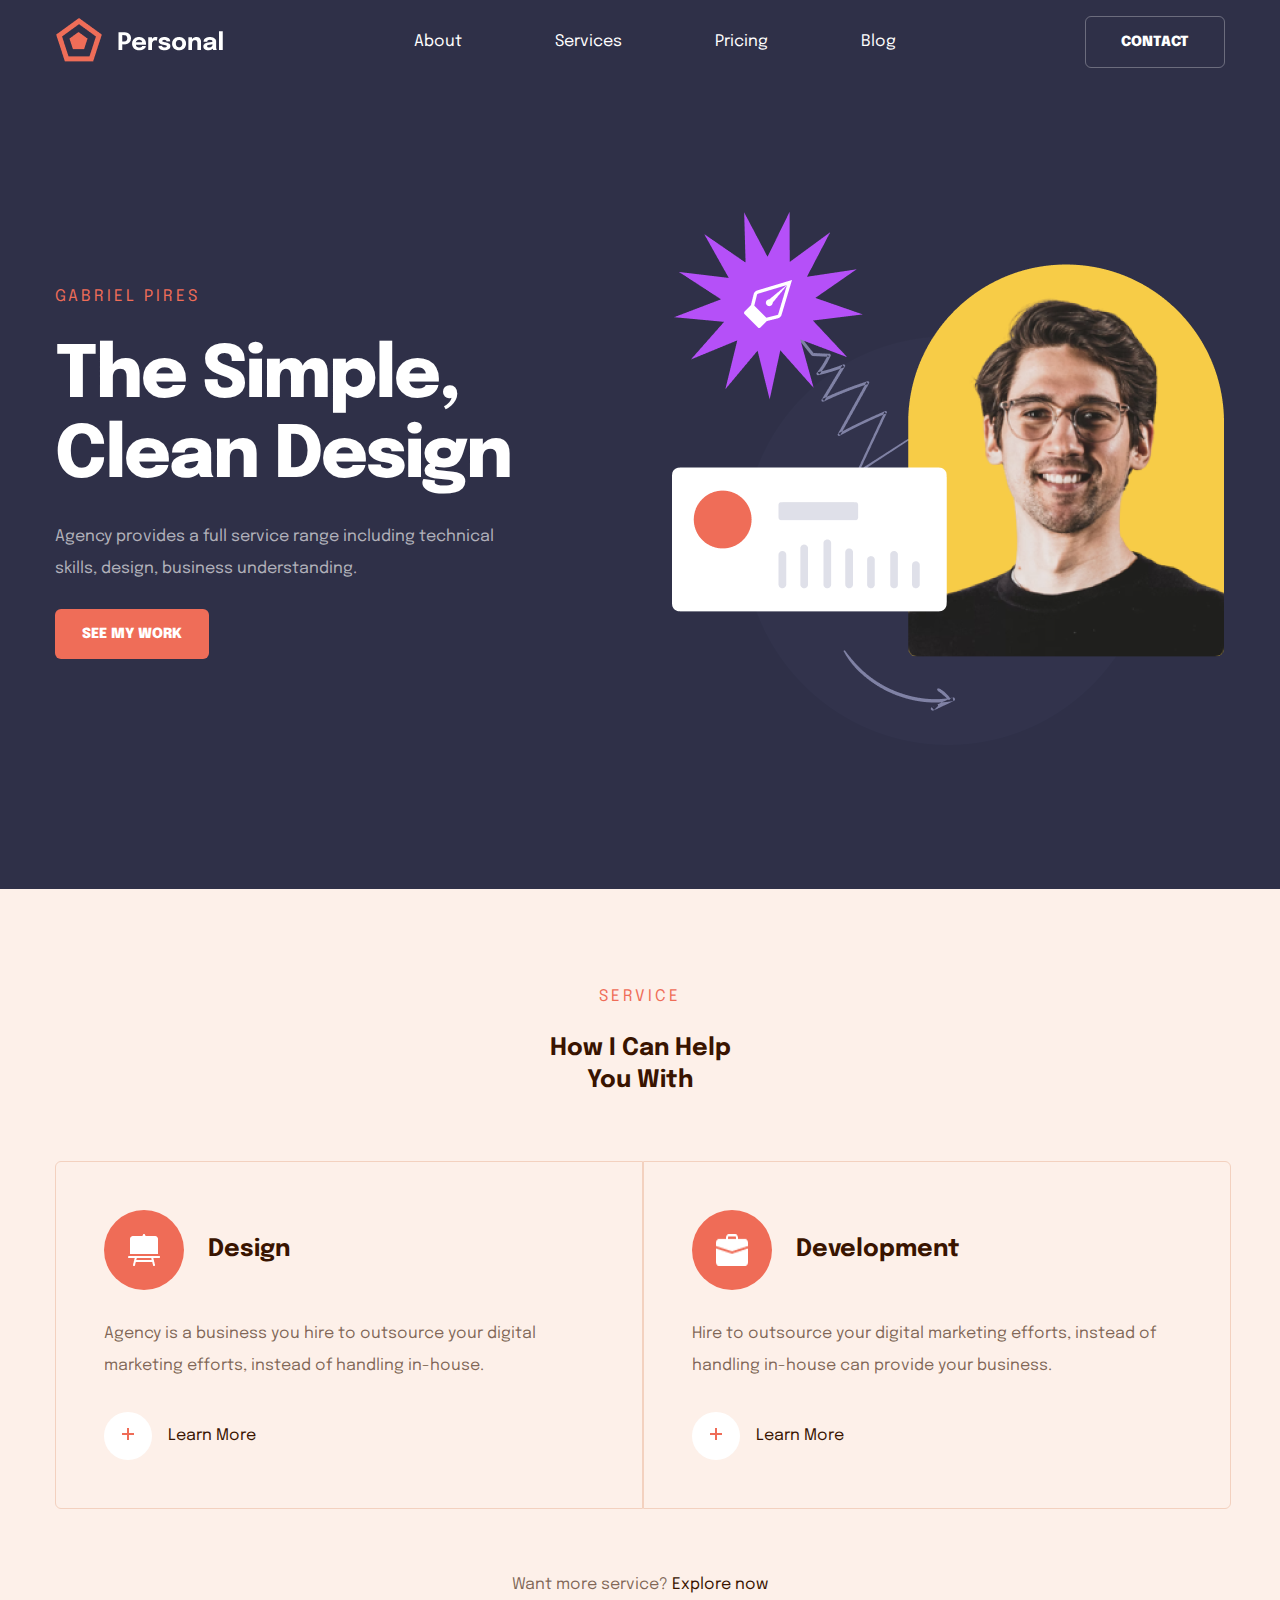
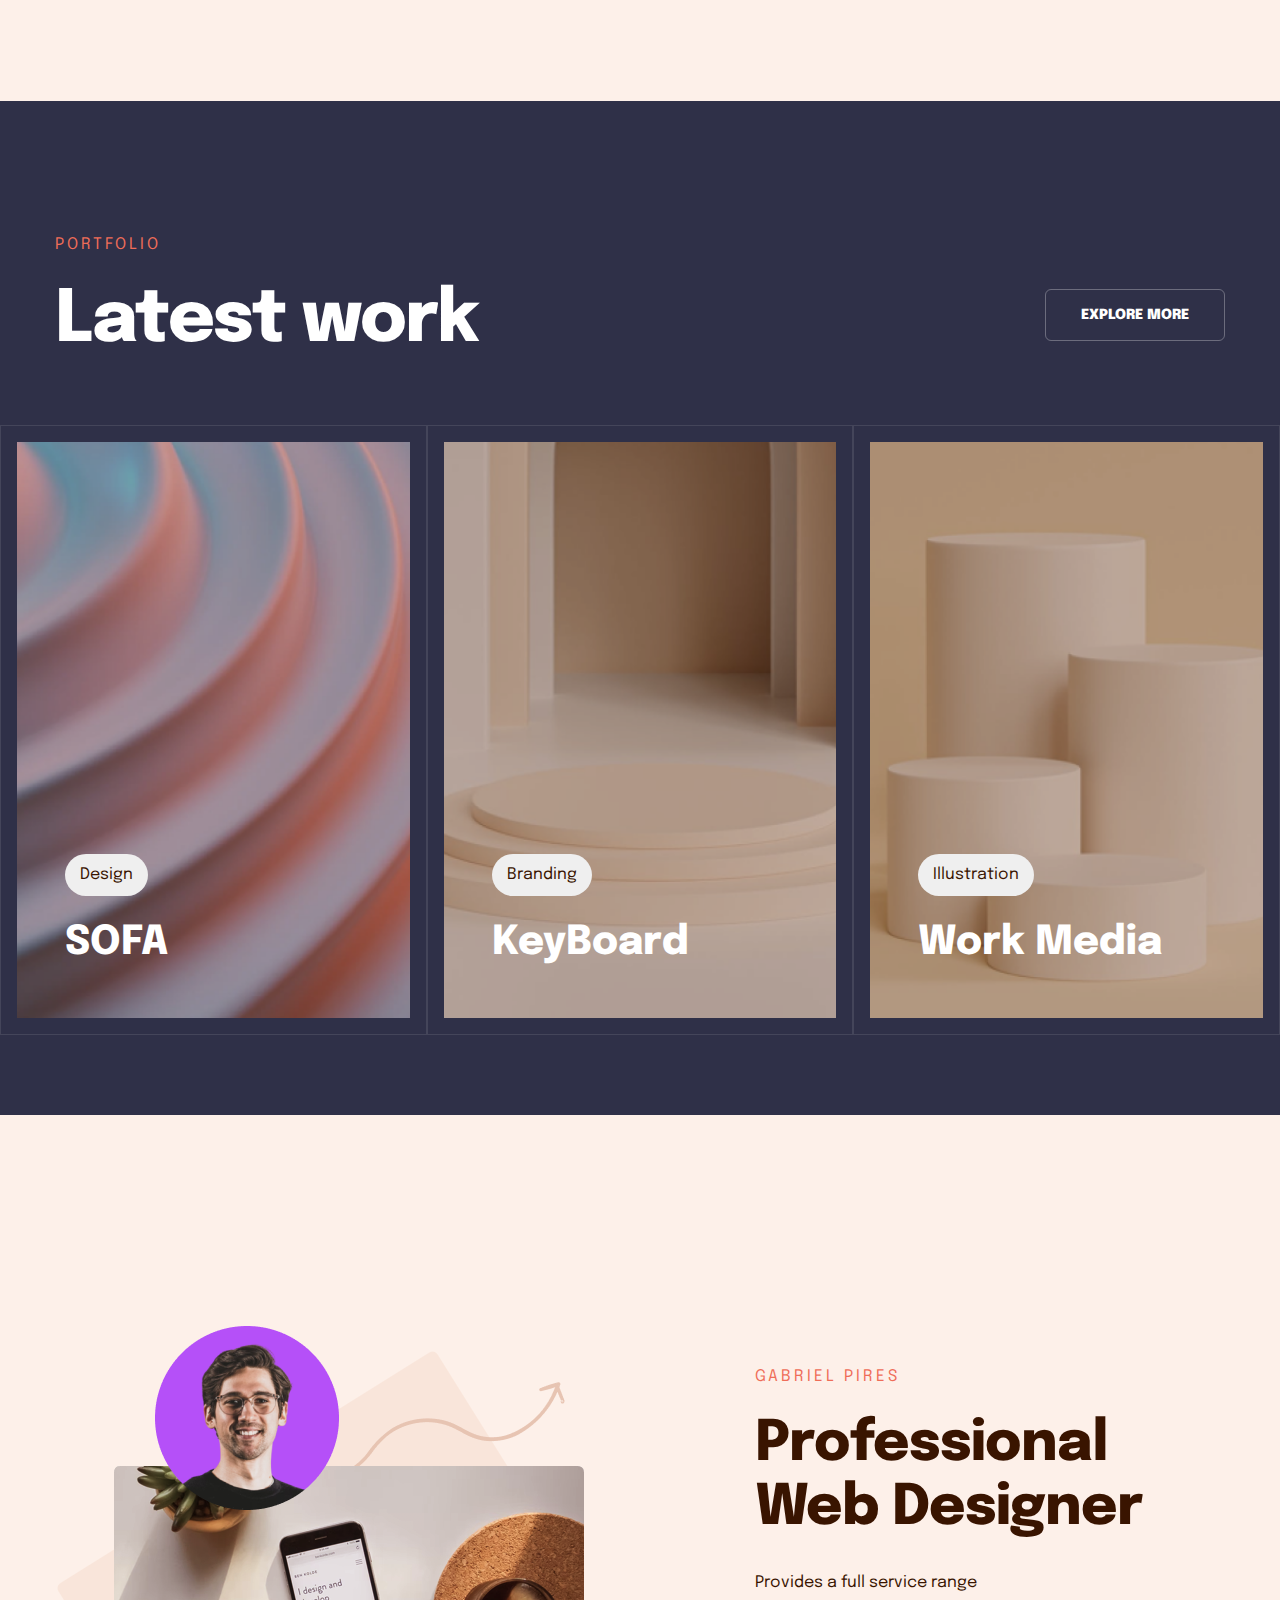
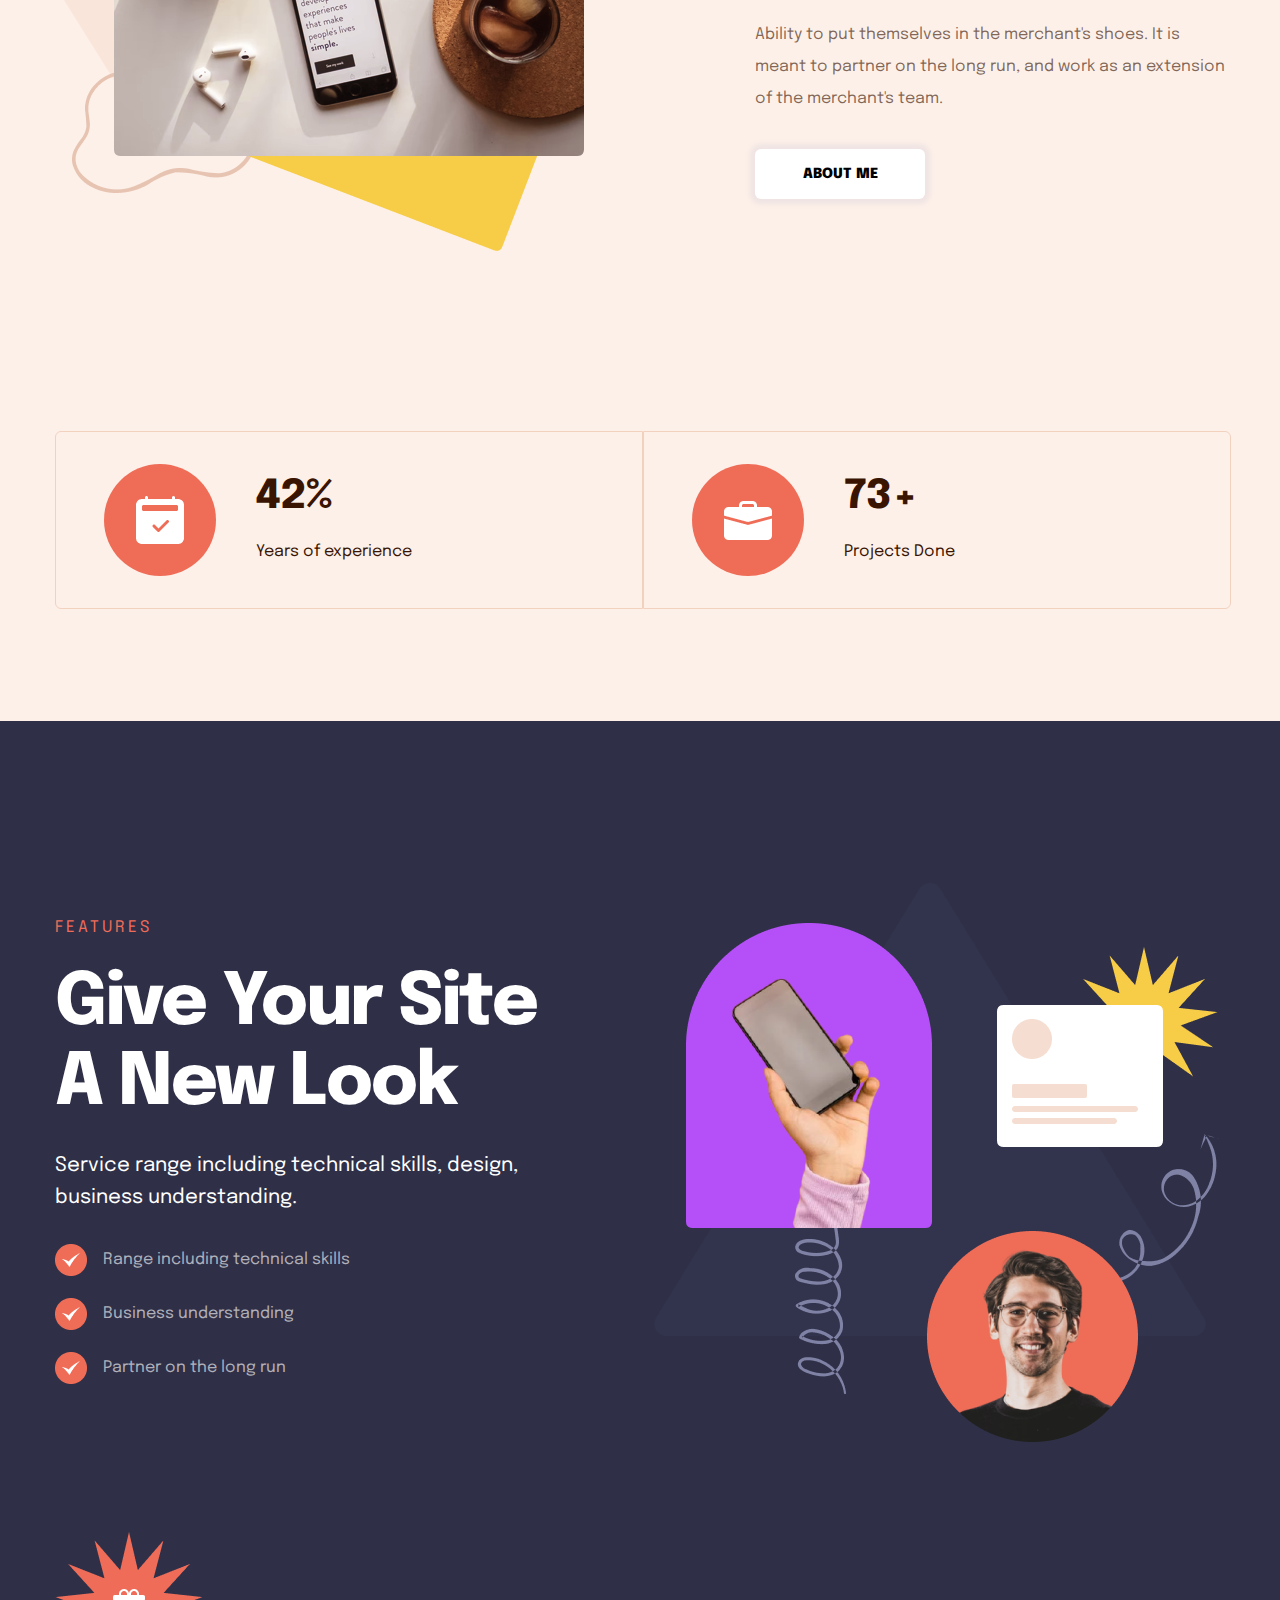
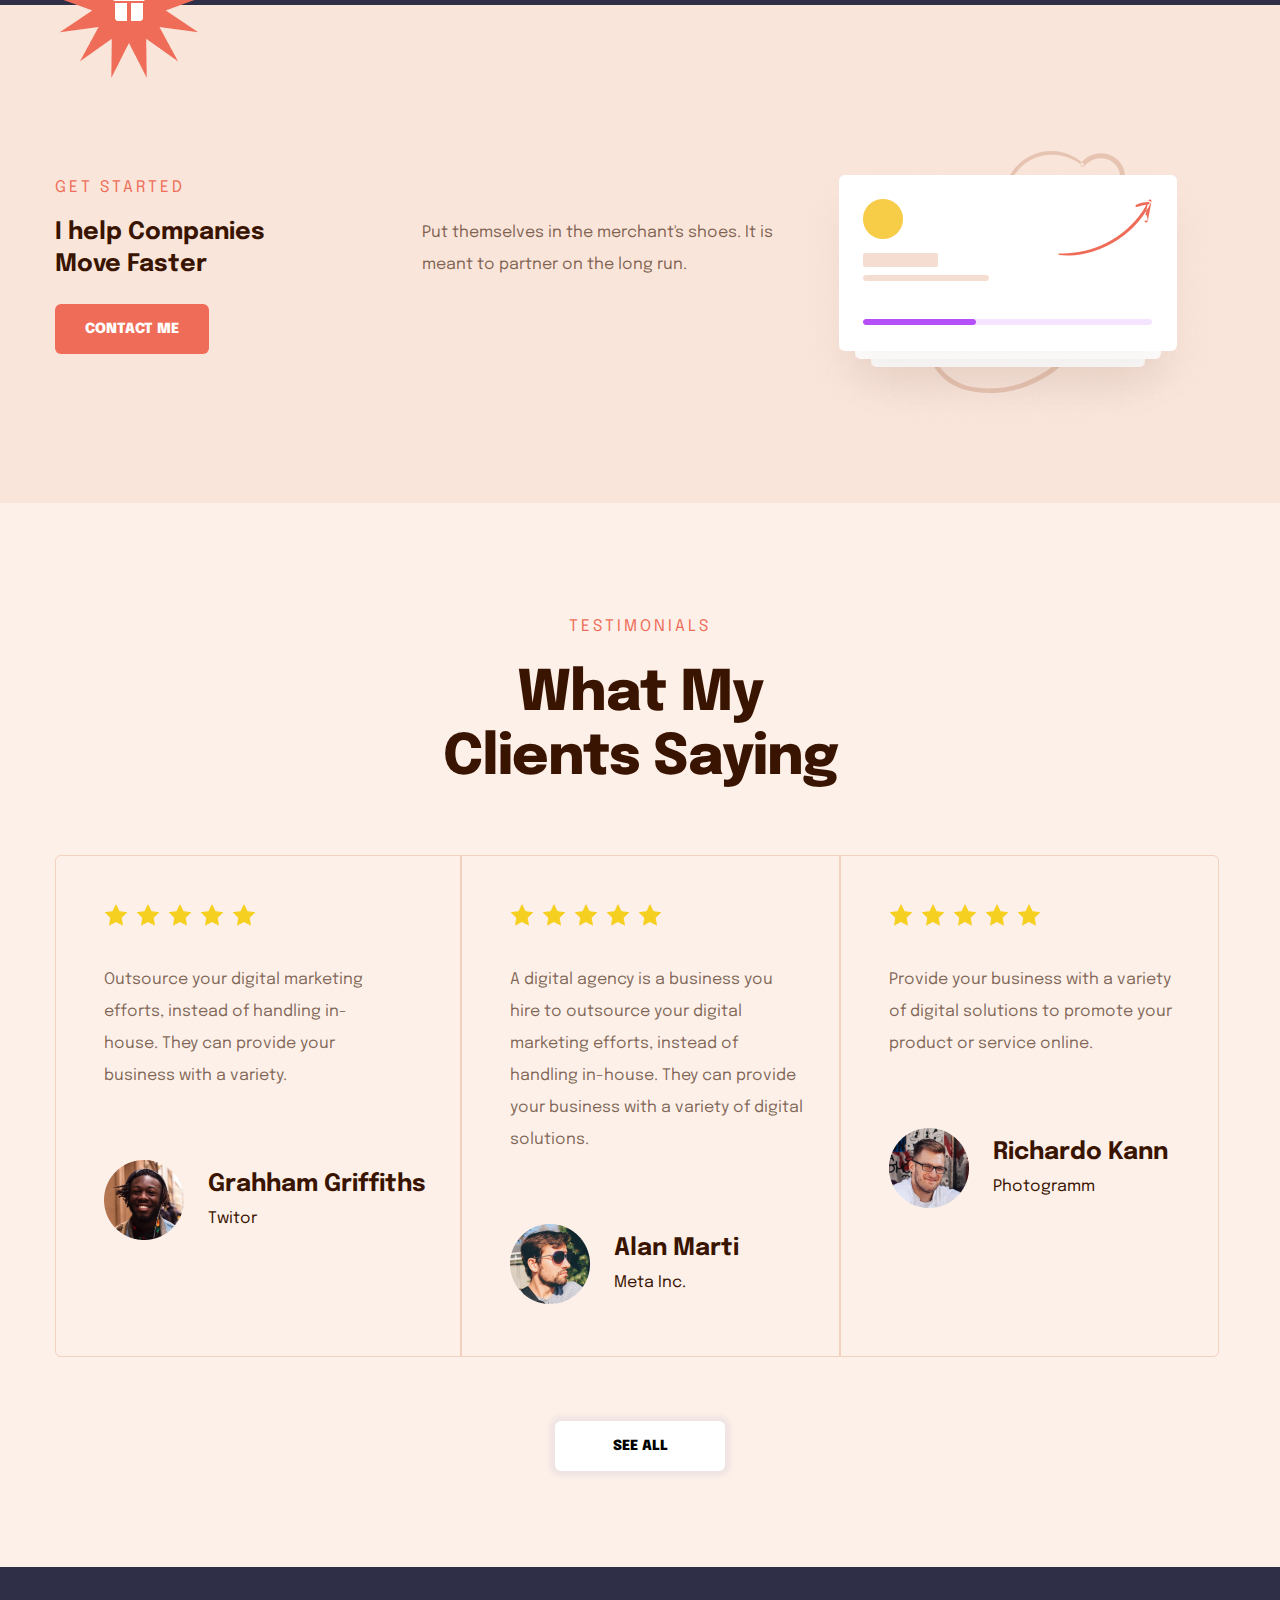
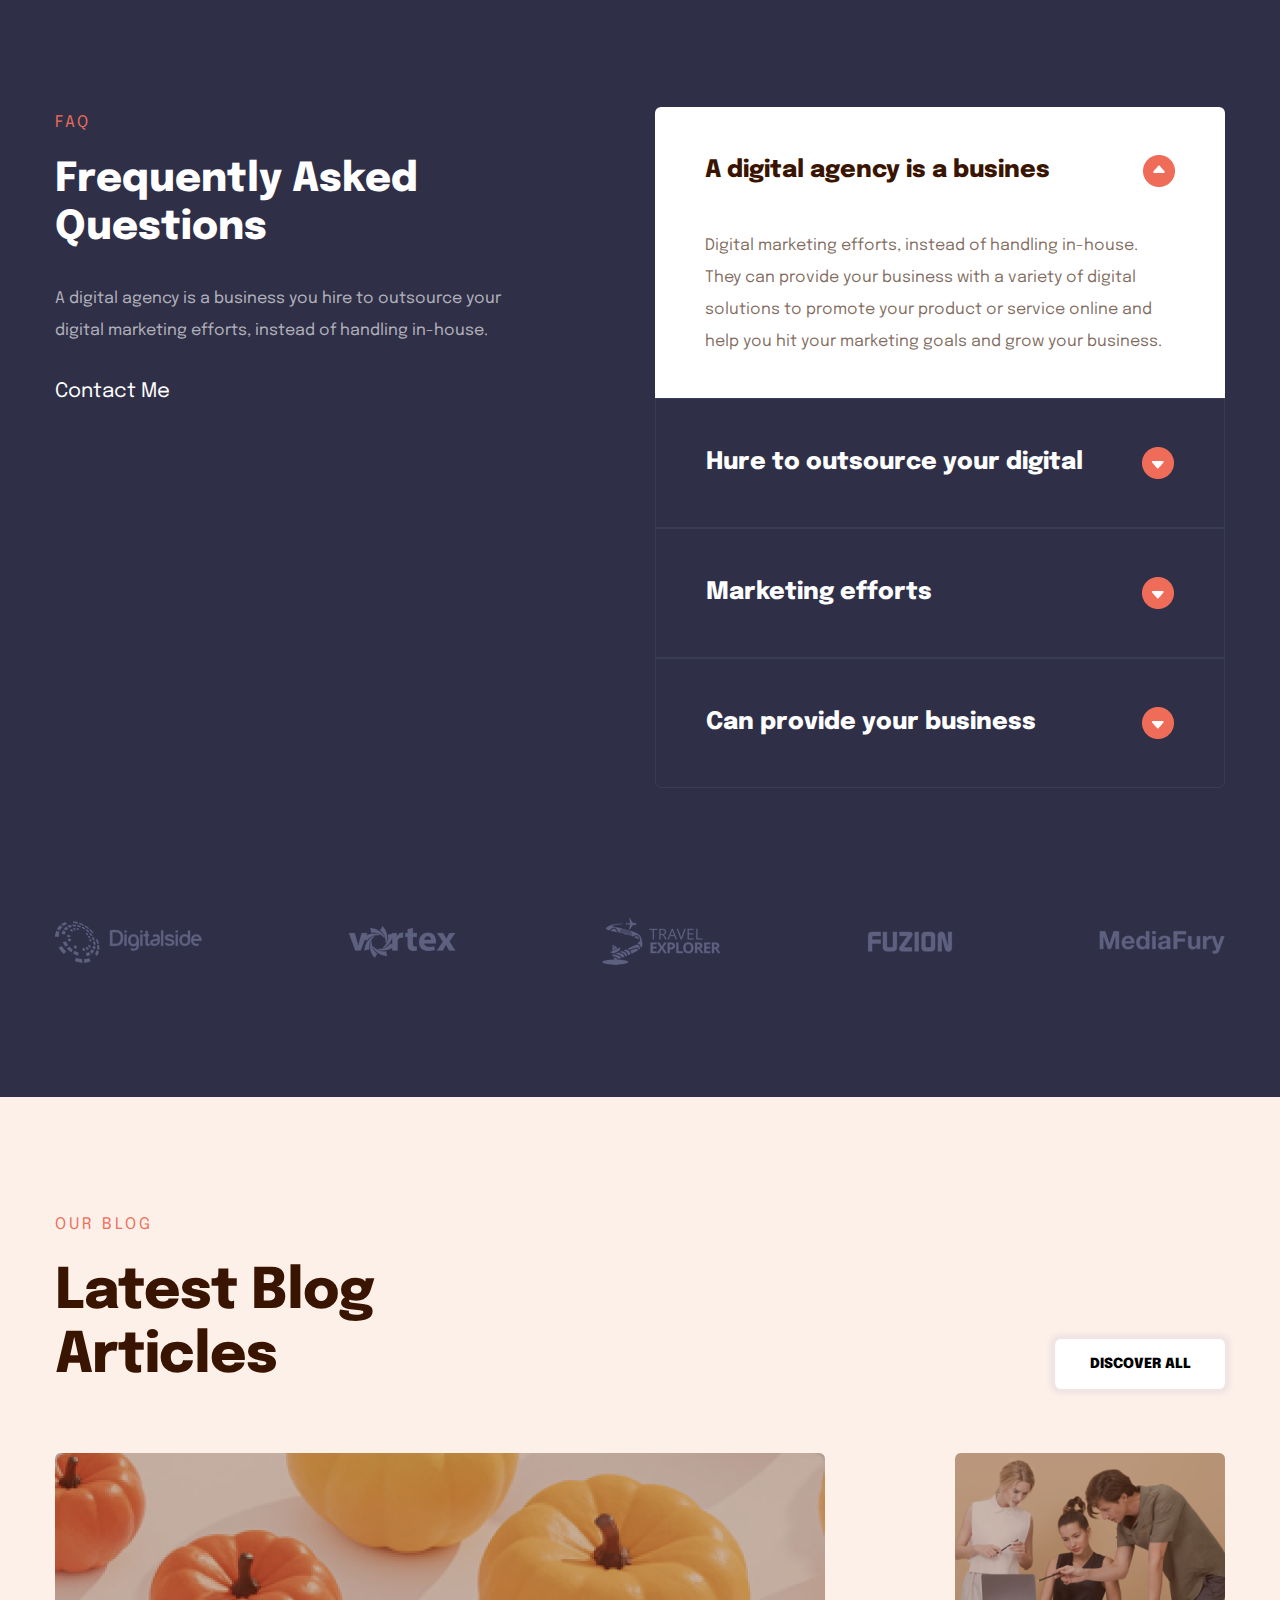
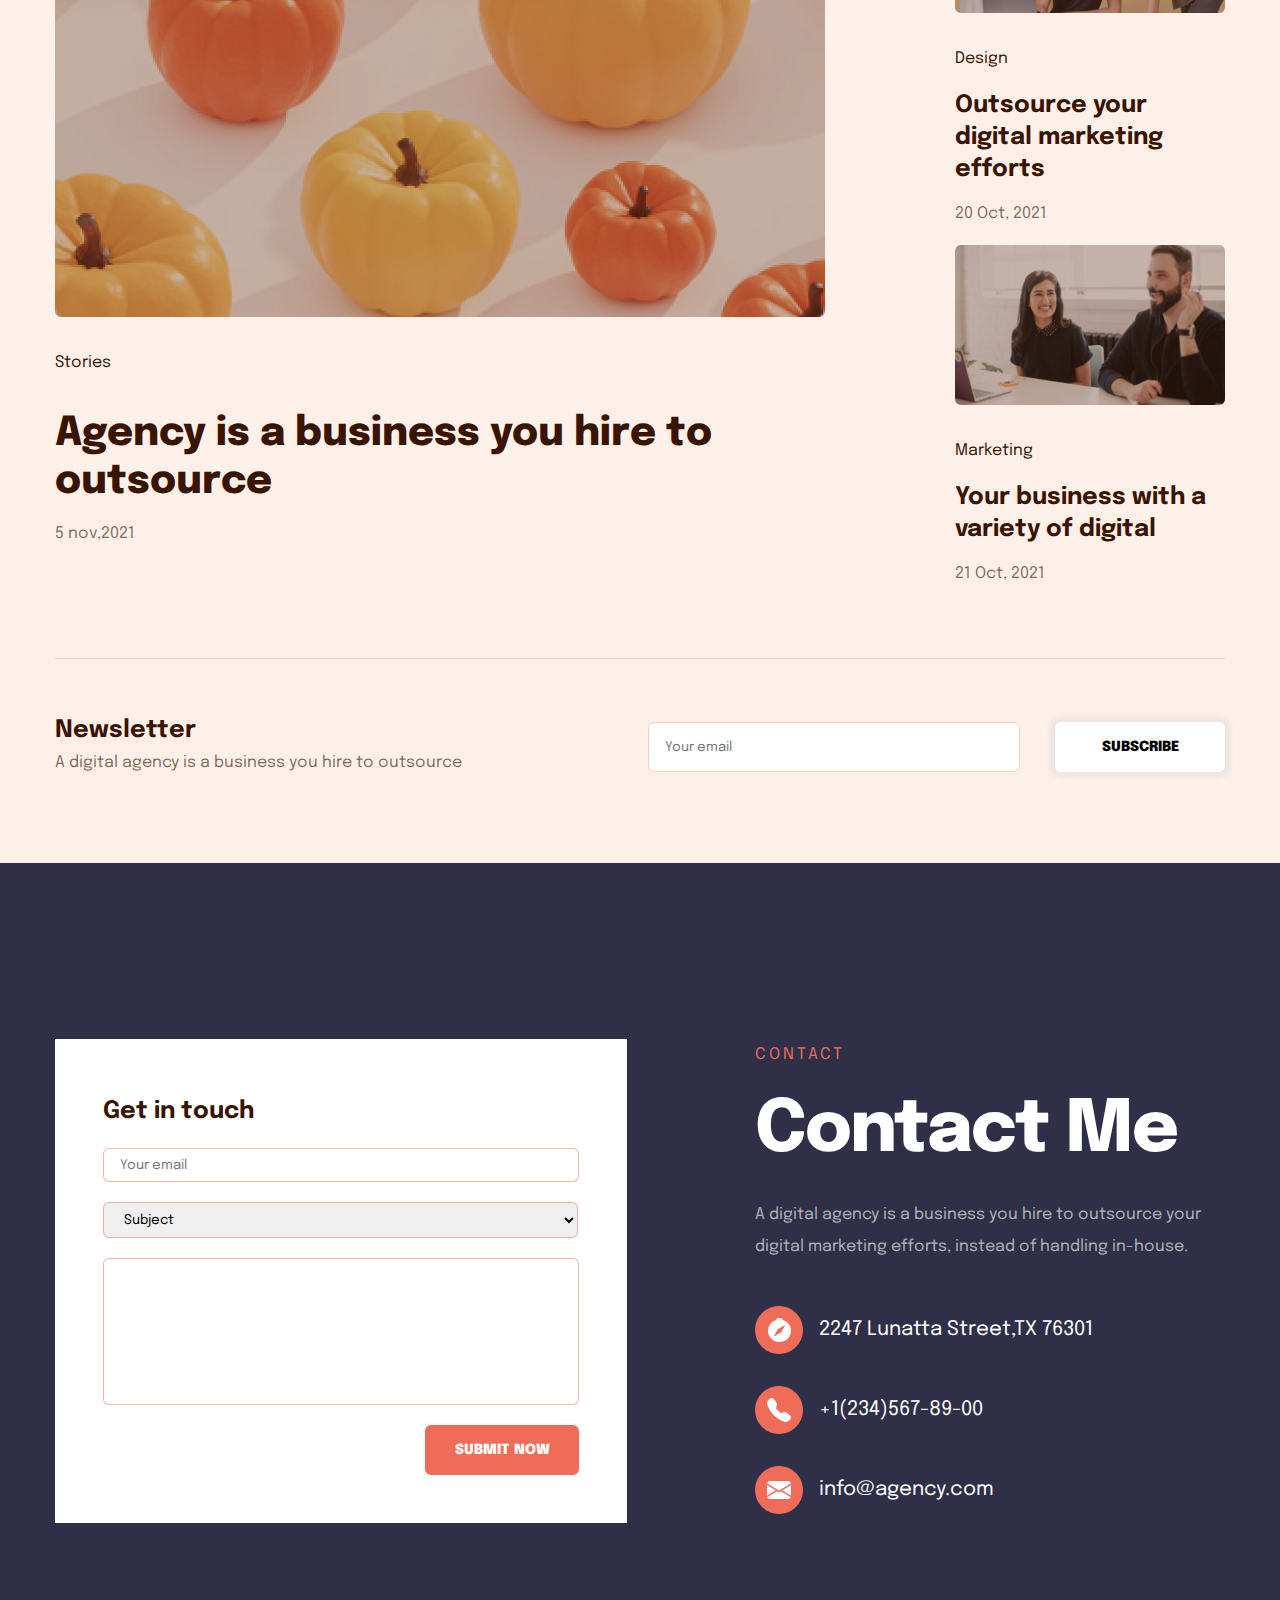
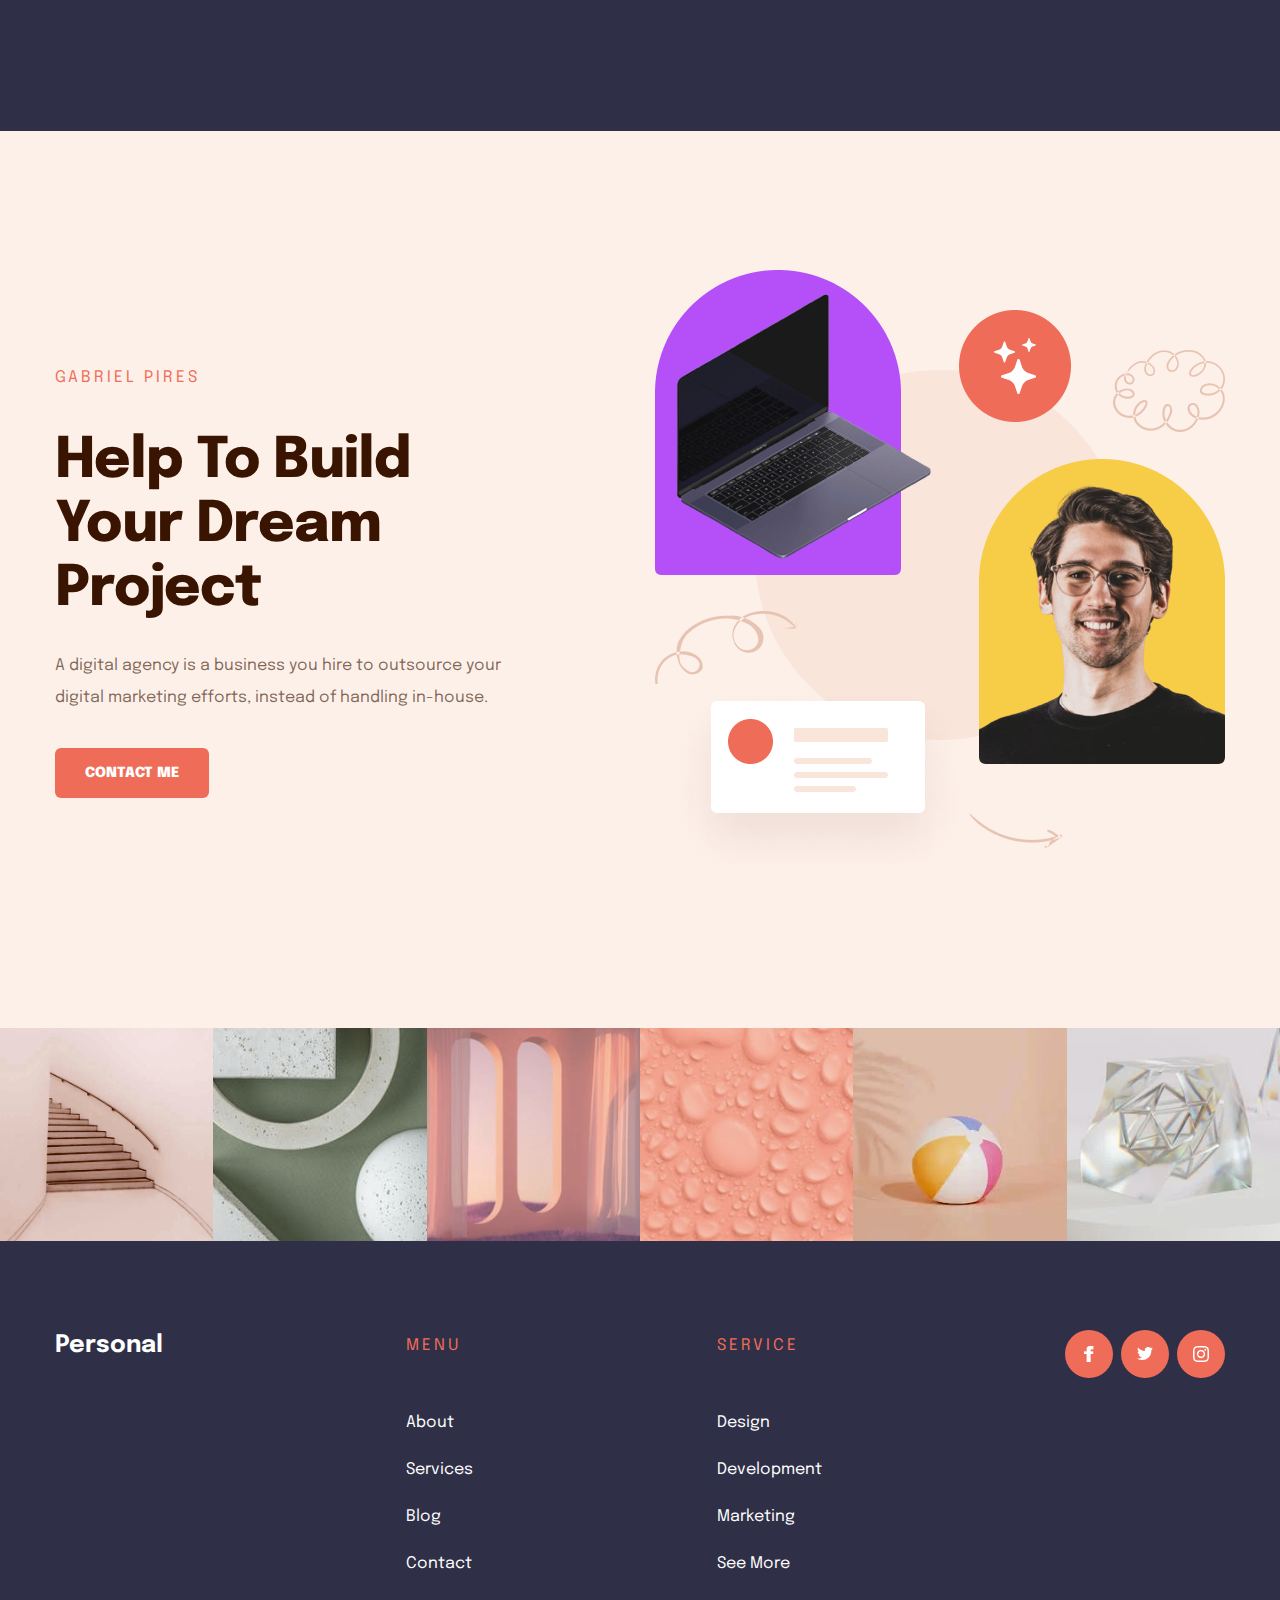
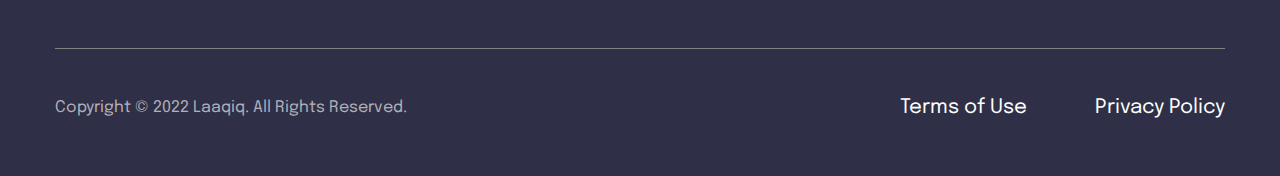
<file: index.html>
<!DOCTYPE html>
<html lang="en">
<head>
    <meta charset="UTF-8">
    <meta http-equiv="X-UA-Compatible" content="IE=edge">
    <meta name="viewport" content="width=device-width, initial-scale=1.0">
    <title>Examen</title>
    <link rel="stylesheet" href="css/style_examen.css">
    <link rel="preconnect" href="https://fonts.googleapis.com">
<link rel="preconnect" href="https://fonts.gstatic.com" crossorigin>
<link rel="preconnect" href="https://fonts.googleapis.com">
<link rel="preconnect" href="https://fonts.gstatic.com" crossorigin>
<link href="https://fonts.googleapis.com/css2?family=Epilogue:ital,wght@0,400;0,700;0,800;1,400;1,700;1,800&display=swap" rel="stylesheet">
</head>
<body>
    <header class="header">
        <section class="nav wrapper">
            <img src="image_ex/logo.png" alt="logo" class="nav__logo">
            <ul class="nav__links">
                <li class="nav__item"><a href="index(2).html" class="nav__link">About</a></li>
                <li class="nav__item"><a href="index(3).html" class="nav__link">Services</a></li>
                <li class="nav__item"><a href="index(4).html" class="nav__link">Pricing</a></li>
                <li class="nav__item"><a href="index.html" class="nav__link">Blog</a></li>
            </ul>
            <button type="button" class="nav__button button_dark">CONTACT</button>
            <img src="image_ex/menu.png" alt="menu" class="nav__menu">
        </section>
        <section class="header__main wrapper">
            <div class="header__info">
                <p class="header__name text_light_accent">Gabriel Pires</p>
                <h1 class="header__title bigtext_light">The Simple, <br>
                    Clean Design</h1>
                    <p class="header__text text_light_gray">Agency provides a full service range including technical skills, design, business understanding.</p>
                    <button type="button"   class="header__button orange_button">See My Work</button>
            </div>
            <div class="header__image">
                <img src="image_ex/pic.png" alt="image" class="header__pic">
            </div>
        </section>
    </header>
    <section class="helper">
        <div class="helper__main wrapper">
            <p class="helper__service text_light_accent">service</p>
            <h2 class="helper__title text_dark">How I Can Help<br>
                You With</h2>
                <div class="helper__info">
                    <div class="helper__list">
                    <div class="helper__item"><picture class="helper__container"><img src="image_ex/Combined Shape.png" alt="image" class="helper__image"></picture><p class="helper__title_item">Design</p></div>
                    <p class="helper_text text_dark_gray">Agency is a business you hire to outsource your digital marketing efforts, instead of handling in-house.</p>
                    <p class="helper__link">Learn More</p>
                    </div>
                    <div class="helper__list">
                        <div class="helper__item"><picture class="helper__container"><img src="image_ex/Combined Shape (3).png" alt="image" class="helper__image"></picture><p class="helper__title_item">Development</p></div>
                        <p class="helper_text text_dark_gray">Hire to outsource your digital marketing efforts, instead of  handling in-house can provide your business.</p>
                        <p class="helper__link">Learn More</p>
                        </div>
                </div>
                <p class="helper__end text_dark_gray">Want more service?<span class="text_dark_mini"> Explore now</span></p>
        </div>
    </section>
    <main class="main">
        <div class="main__container wrapper">
            <div class="main__title">
                <p class="main__pretitle text_light_accent">portfolio</p>
                 <h2 class="main__title bigtext_light">Latest work</h2>
            </div>
            <button type="button" class="main__button button_dark">explore more</button>
        </div>
        <div class="main__images">
            <div class="main__item">
                <button type="button" class="main__button_item text_dark_mini">Design</button>
                <p class="main__text text_light">SOFA</p>
            </div>
            <div class="main__item2">
                <button type="button" class="main__button_item text_dark_mini">Branding</button>
                <p class="main__text text_light">KeyBoard</p>
            </div>
            <div class="main__item3">
                <button type="button" class="main__button_item text_dark_mini">Illustration</button>
                <p class="main__text text_light">Work Media</p>
            </div>
        </div>
    </main>
    <section class="design__main">
        <div class="design__container wrapper">
        <div class="design__image">
            <img src="image_ex/pic (1).png" alt="image" class="design__pic">
        </div>
        <div class="design__info">
            <p class="design__name text_light_accent">Gabriel Pires</p>
            <h1 class="design__title bigtext_dark">Professional <br>
                Web Designer</h1>
                <p class="design__pretext text_dark_mini">Provides a full service range</p>
                <p class="design__text text_dark_gray">Ability to put themselves in the merchant's shoes. It is  meant to partner on the long run, and work as an extension of the merchant's team.</p>
                <button type="button"   class="design__button button_light">about me</button>
        </div>
        </div>
        <div class="design__footer wrapper">
            <div class="design__list">
                <div class="design__item"><picture class="design__box"><img src="image_ex/Shape.png" alt="image" class="design__image"></picture><p class="design__title_item text_dark_mini"><span class="design__nunbers text_dark_middle">42%</span>
                Years of experience</p></div>
            </div>
            <div class="design__list">
                <div class="design__item"><picture class="design__box"><img src="image_ex/Combined Shape (2).png" alt="image" class="design__image"></picture><p class="design__title_item text_dark_mini"><span class="design__nunbers text_dark_middle" >73+</span>
                Projects Done</p></div>
            </div>  
        </div>
    </section>
    <section class="look">
        <section class="look__main wrapper">
            <div class="look__info">
                <p class="look__name text_light_accent">Features</p>
                <h1 class="look__title bigtext_light">Give Your Site<br>A New Look</h1>
                <p class="look__text text_light_middle">Service range including technical skills, design, business understanding.</p>
                   <p class="look__links text_light_gray">Range including technical skills</p>
                   <p class="look__links text_light_gray">Business understanding</p>
                   <p class="look__links text_light_gray">Partner on the long run</p>
    
            </div>
            <div class="look__image">
                <img src="image_ex/pic (2).png" alt="image" class="look__pic">
            </div>
        </section>
    </section>
   
    <section class="lookfooter">
        <div class="lookfooter__container wrapper">
            <div class="lookfooter__image_container"><img src="image_ex/Shape (1).png" alt="image" class="lookfooter__image"></div>
            <div class="lookfooter__box">
                <div class="lookfooter__title">
                    <p class="lookfooter__pretitle text_light_accent">get started</p>
                    <p class="lookfooter__maintitle text_dark_mini">I help Companies<br>Move Faster</p>
                    <button type="button"   class="lookfooter__button orange_button">contact me</button>
                </div>
                <div class="lookfooter__text text_dark_gray">Put themselves in the merchant's shoes. It is meant to partner on the long run.</div>
                <img src="image_ex/block.png" alt="image" class="lookfooter__image2">
            </div>
        </div>
    </section>
    <section class="fedback">
        <p class="fedback__service text_light_accent">testimonials</p>
        <h2 class="fedback__title bigtext_dark">What My<br>
            Clients Saying</h2>
            <div class="fedback__container wrapper">
               <div class="fedback__item">
                   <img src="image_ex/star (1).png" alt="stars" class="fedback__stars">
                   <p class="fedback__text text_dark_gray">Outsource your digital marketing efforts, instead of handling in-house. They can provide your business with a variety.</p>
                   <div class="fedback__box1">
                   <p class="fedback__client1 text_dark">Grahham Griffiths<br>
                    <span class="text_dark_mini">Twitor</span>
                   </p>
                   </div>
               </div>
               <div class="fedback__item">
                <img src="image_ex/star (1).png" alt="stars" class="fedback__stars">
                <p class="fedback__text text_dark_gray">A digital agency is a business you hire to outsource your digital marketing efforts, instead of handling in-house. They can provide your business with a variety of digital solutions.</p>
                <div class="fedback__box2">
                <p class="fedback__client2 text_dark">Alan Marti<br>
                    <span class="text_dark_mini">Meta Inc.</span>
                </p>
                </div>  
                </div>
                <div class="fedback__item">
                    <img src="image_ex/star (1).png" alt="stars" class="fedback__stars">
                    <p class="fedback__text text_dark_gray">Provide your business with a variety of digital solutions to promote your product or service online.</p>
                    <div class="fedback__box3">
                    <p class="fedback__client text_dark">Richardo Kann<br>
                        <span class="text_dark_mini">Photogramm</span>
                    </p>
                    </div>
                </div>
            </div>
            <div class="fedback__buttonbox wrapper">
            <button type="button"   class="fedback__button button_light">see all</button>
             </div>
    </section>
    <section class="questions">
        <div class="questions__main wrapper">
            <div class="questions__info">
                <p class="questions__name text_light_accent">FAQ</p>
                <h2 class="questions__title text_light">Frequently Asked<br>Questions</h2>
                <p class="questions__text text_light_gray">A digital agency is a business you hire to outsource your digital marketing efforts, instead of handling in-house.</p>
                <p class="questions__contact text_light_middle">Contact Me</p>
            </div>
            <div class="questions__links">
                <div class="questions__link">
                      <p class="questions__linkheader1 text_dark_middle">A digital agency is a busines</p>
                      <p class="questions__text text_dark_gray">Digital marketing efforts, instead of handling in-house. They can provide your business with a variety of digital solutions to promote your product or service online and help you hit your marketing goals and grow your business.</p>
                </div>
                <p class="questions__linkheader text_light">Hure to outsource your digital</p>
                <p class="questions__linkheader text_light">Marketing efforts</p>
                <p class="questions__linkheader text_light">Can provide your business</p>
            </div>
        </div>
        <div class="questions__logotips wrapper">
            <img src="image_ex/Bitmap (3).png" alt="logo" class="questions__logo">
            <img src="image_ex/Bitmap (4).png" alt="logo" class="questions__logo">
            <img src="image_ex/Bitmap (5).png" alt="logo" class="questions__logo">
            <img src="image_ex/Bitmap (6).png" alt="logo" class="questions__logo">
            <img src="image_ex/Bitmap (7).png" alt="logo" class="questions__logo">
        </div>
    </section>
    <section class="activity">
        <div class="activity__container wrapper">
            <div class="activity__title">
                <p class="activity__pretitle text_light_accent">our blog</p>
                 <h2 class="activity__title bigtext_dark">Latest Blog<br>Articles</h2>
            </div>
            <button type="button" class="activity__button1 button_light">discover all</button>
        </div>
        <div class="activity__main wrapper">
            <div class="activity__item_big">
                <img src="image_ex/Bitmap (8).png" alt="image" class="activity__image">
                <p class="activity__prenews text_dark_mini">Stories</p>
                <p class="activity__news text_dark_middle">Agency is a business you hire to outsource </p>
                <p class="activity__newsdate text_dark_gray">5 nov,2021</p>
            </div>
            <div class="activity__itembox">
                <div class="activity__item_small">
                    <img src="image_ex/Bitmap (9).png" alt="image" class="activity__image_small">
                    <p class="activity__prenews2 text_dark_mini">Design</p>
                    <p class="activity__news text_dark">Outsource your digital marketing efforts</p>
                    <p class="activity__newsdate text_dark_gray">20 Oct, 2021</p>
                </div>
                <div class="activity__item_small">
                    <img src="image_ex/Bitmap (10).png" alt="image" class="activity__image_small">
                    <p class="activity__prenews2 text_dark_mini">Marketing</p>
                    <p class="activity__news text_dark">Your business with a variety of digital</p>
                    <p class="activity__newsdate text_dark_gray">21 Oct, 2021</p>
                </div>
            </div>
        </div>
        <div class="activity__footer wrapper">
             <div class="activity__textbox">
                 <p class="activity__formtitle text_dark">Newsletter</p>
                 <p class="activity__formtext text_dark_gray">A digital agency is a business you hire to outsource</p>
             </div>
             <form ><input type="text" class="activity__email" placeholder="Your email"></form>
             <button type="button" class="activity__button button_light">subscribe</button>
        </div>
    </section>
    <section class="contacts">
        <div class="contacts__main wrapper">
            <form action="#" class="contacts_form">
                <p class="contacts__formtitle text_dark">Get in touch</p>
                <input type="text" class="contacts__email" placeholder="Your email">
                <select class="contacts__subject" placeholder="Subject">
                    <option value="">Subject</option>
                </select>
                <textarea class="contacts__message" cols="30" rows="5"></textarea>
                <div class="contacts__buttonbox"><button type="button" class="activity__button orange_button">submit now</button></div>
            </form>
            <div class="contacts__info">
                <p class="contacts__name text_light_accent">contact</p>
                <h1 class="contacts__title bigtext_light">Contact Me</h1>
                <p class="contacts__text text_light_gray">A digital agency is a business you hire to outsource your digital marketing efforts, instead of handling in-house.</p>
                   <p class="contacts__link_adress text_light_middle">2247 Lunatta Street,TX 76301</p>
                   <p class="contacts__link_telefon text_light_middle">+1(234)567-89-00</p>
                   <p class="contacts__link_mail text_light_middle">info@agency.com</p>
    
            </div>
        </div>
    </section>
    <div class="prefooter">
    <section class="prefooter__main wrapper">
        <div class="prefooter__info">
            <p class="prefooter__name text_light_accent">Gabriel Pires</p>
            <h2 class="prefooter__title bigtext_dark">Help To Build<br>
                Your Dream<br> Project</h2>
                <p class="prefooter__text text_dark_gray">A digital agency is a business you hire to outsource your digital marketing efforts, instead of handling in-house.</p>
                <button type="button" class="prefooter__button orange_button">contact me</button>
        </div>
        <div class="prefooter__image">
            <img src="image_ex/pic (3).png" alt="image" class="prefooter__pic" >
        </div>
    </section>
</div>
<section class="imagesblock">
    <img src="image_ex/Bitmap (11).png" alt="image" class="imagesblock__image">
    <img src="image_ex/Bitmap (12).png" alt="image" class="imagesblock__image">
    <img src="image_ex/Bitmap (13).png" alt="image" class="imagesblock__image">
    <img src="image_ex/Bitmap (14).png" alt="image" class="imagesblock__image">
    <img src="image_ex/Bitmap (15).png" alt="image" class="imagesblock__image">
    <img src="image_ex/Bitmap (16).png" alt="image" class="imagesblock__image">
</section>
<footer class="footer">
    <div class="footer__main wrapper">
    <p class="footer__title text_light_middle">Personal</p>
    <ul class="footer__menu ">
        <li class="footer__item text_light_accent">Menu</li>
        <li class="footer__item text_light_middle">About</li>
        <li class="footer__item text_light_middle">Services</li>
        <li class="footer__item text_light_middle">Blog</li>
        <li class="footer__item text_light_middle">Contact</li>
    </ul>
    <ul class="footer__menu ">
        <li class="footer__item text_light_accent">service</li>
        <li class="footer__item text_light_middle">Design</li>
        <li class="footer__item text_light_middle">Development</li>
        <li class="footer__item text_light_middle">Marketing</li>
        <li class="footer__item text_light_middle">See More</li>
    </ul>
    <div class="footer__links">
        <div class="footer__box">
        <img src="image_ex/facebook.png" alt="logo" class="footer_logo">
        </div>
        <div class="footer__box">
        <img src="image_ex/twitter.png" alt="logo" class="footer_logo">
        </div>
        <div class="footer__box">
        <img src="image_ex/instagram.png" alt="logo" class="footer_logo">
         </div>
    </div>
    </div>
    <div class="footer__postfooter wrapper">
        <p class="footer__text text_light_gray">Copyright © 2022 Laaqiq. All Rights Reserved.</p>
        <div class="footer__privacybox text_light_middle">
            <p class="footer__box_item">Terms of Use</p>
            <p class="footer__box_item">Privacy Policy</p>
        </div>
    </div>
</footer>
</body>
</html>
</file>
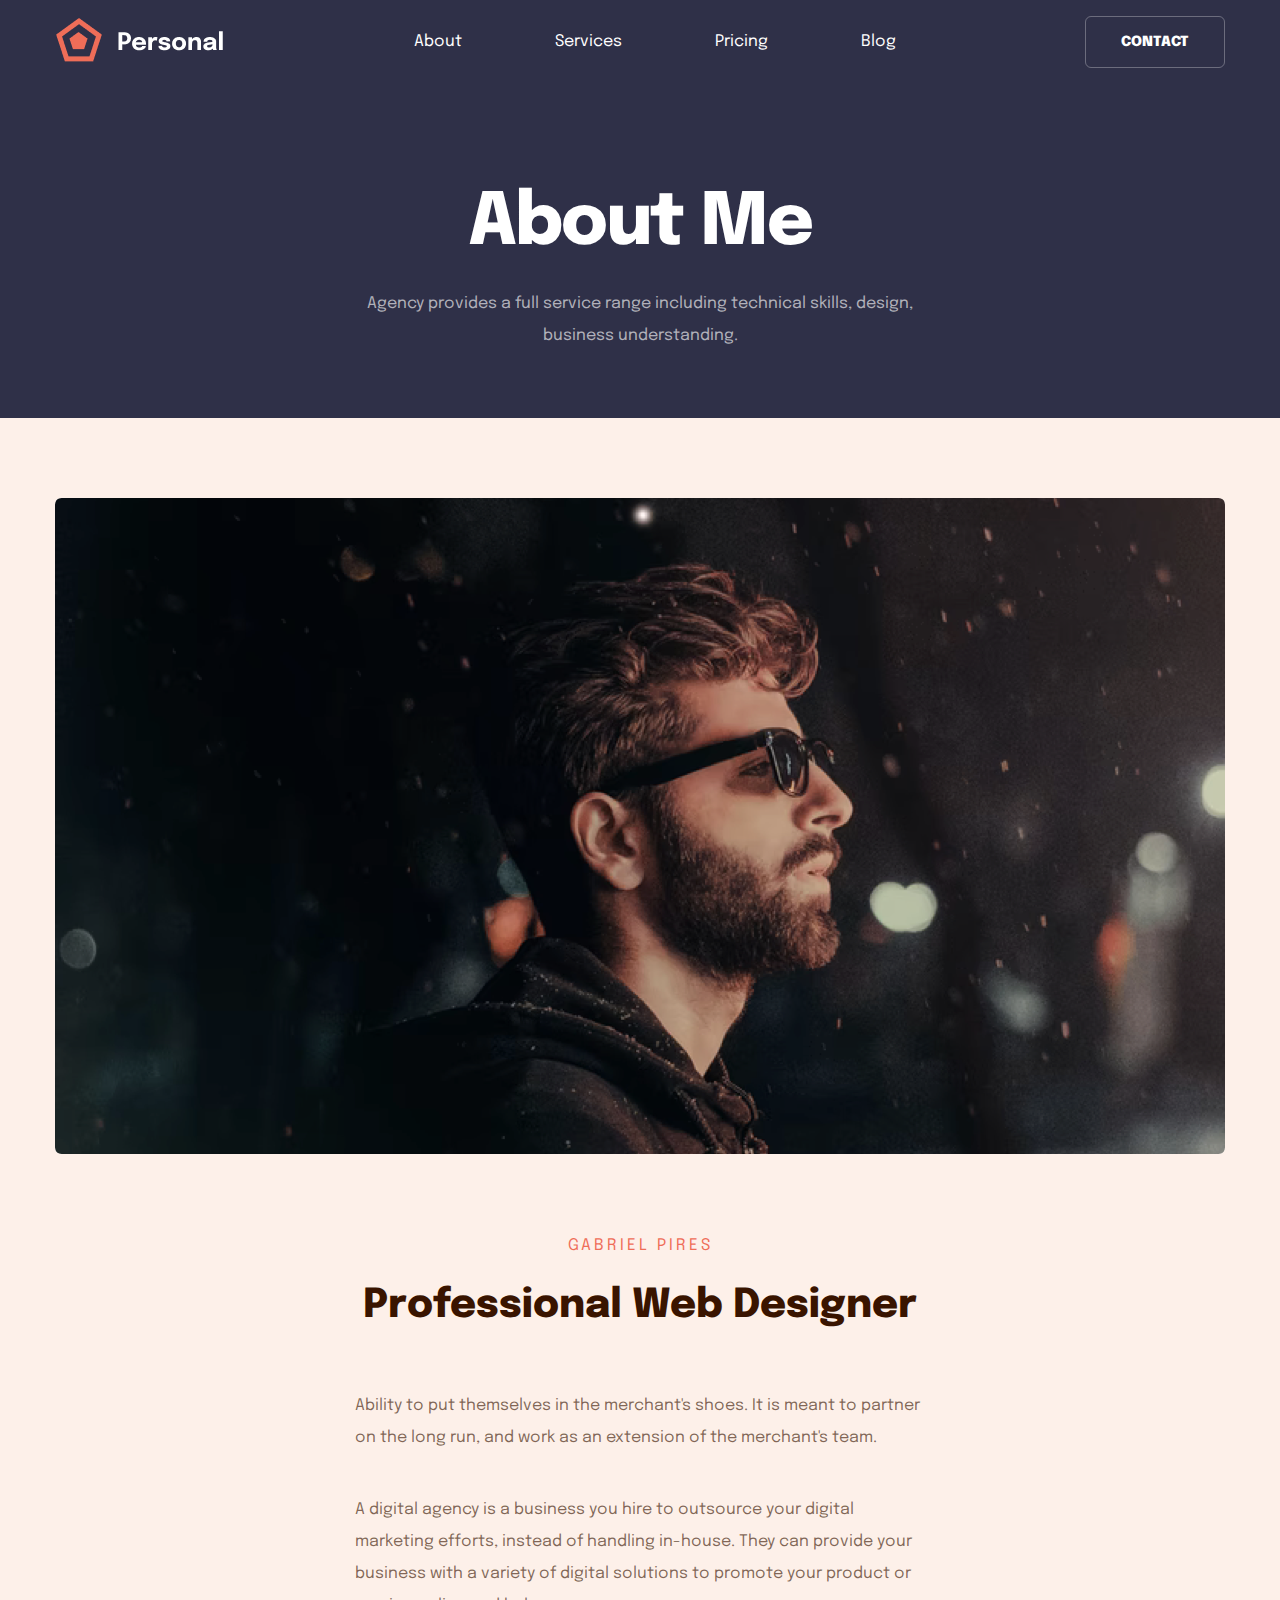
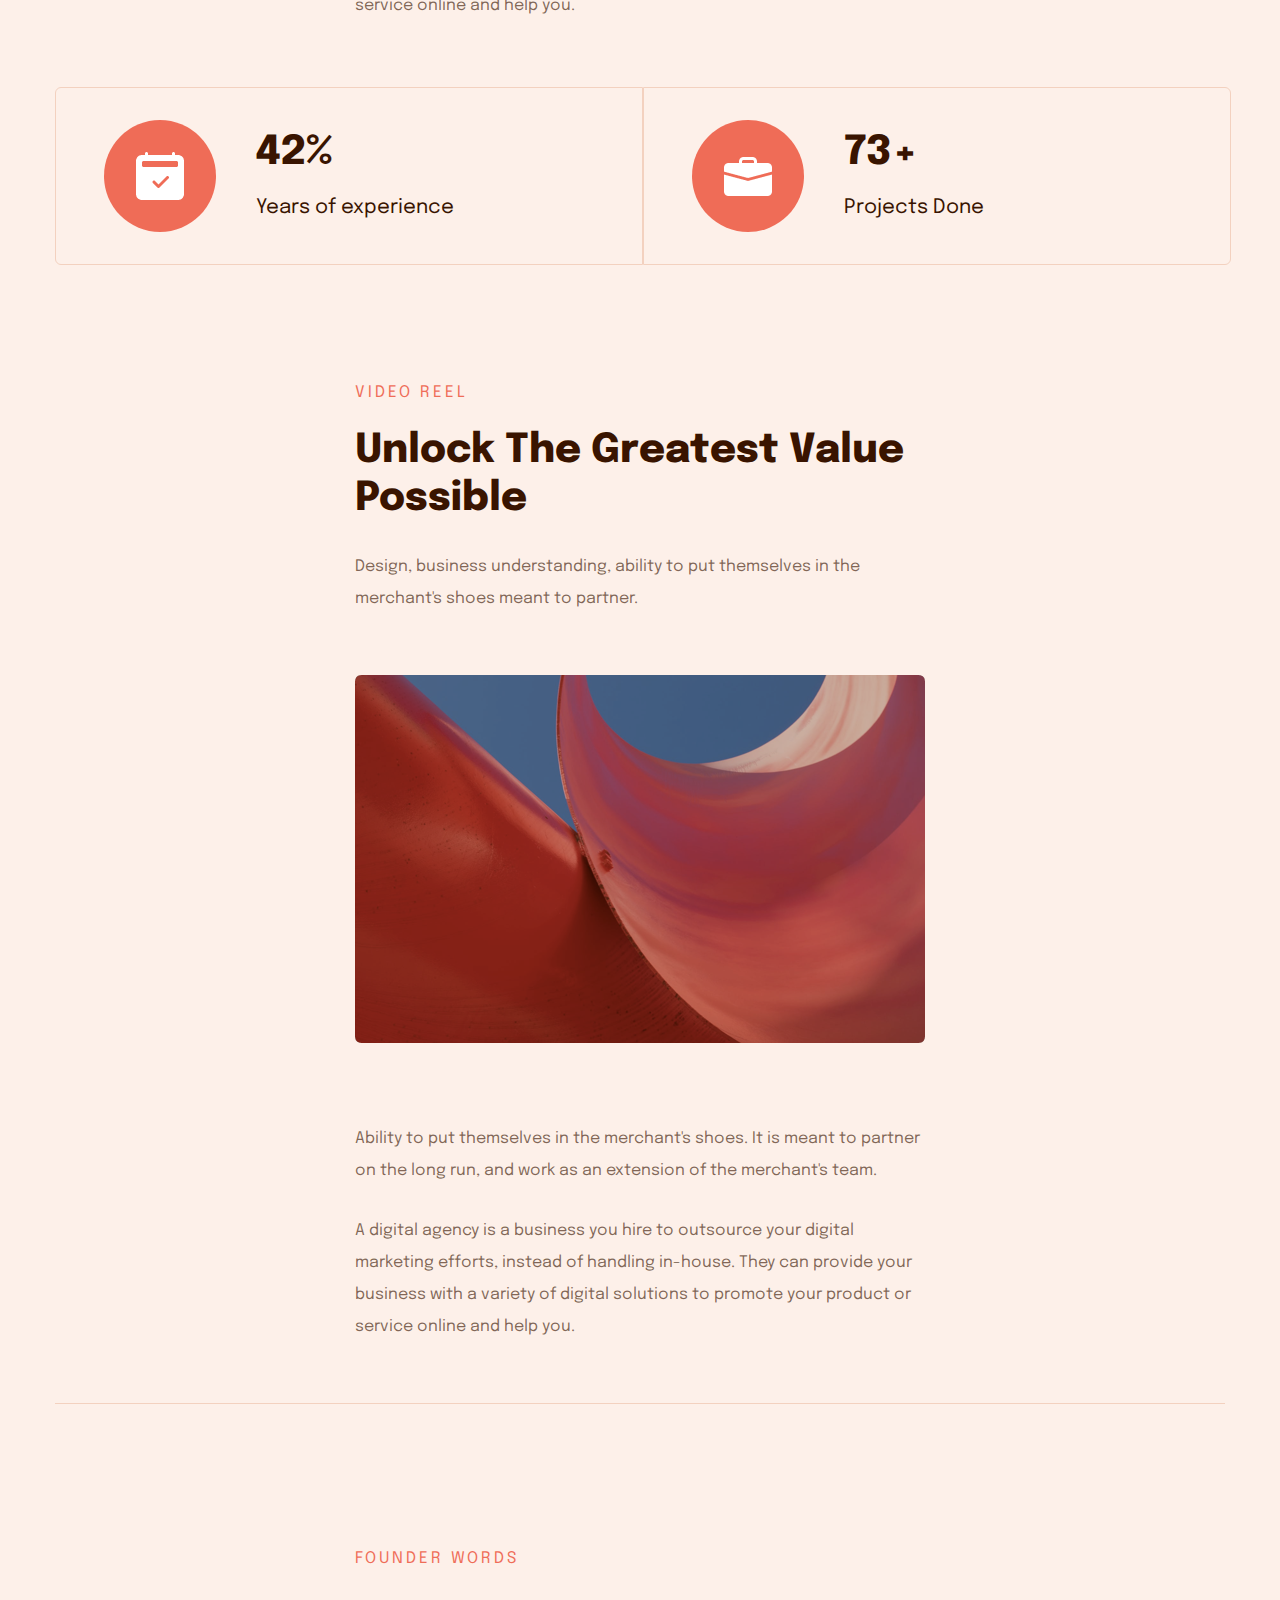
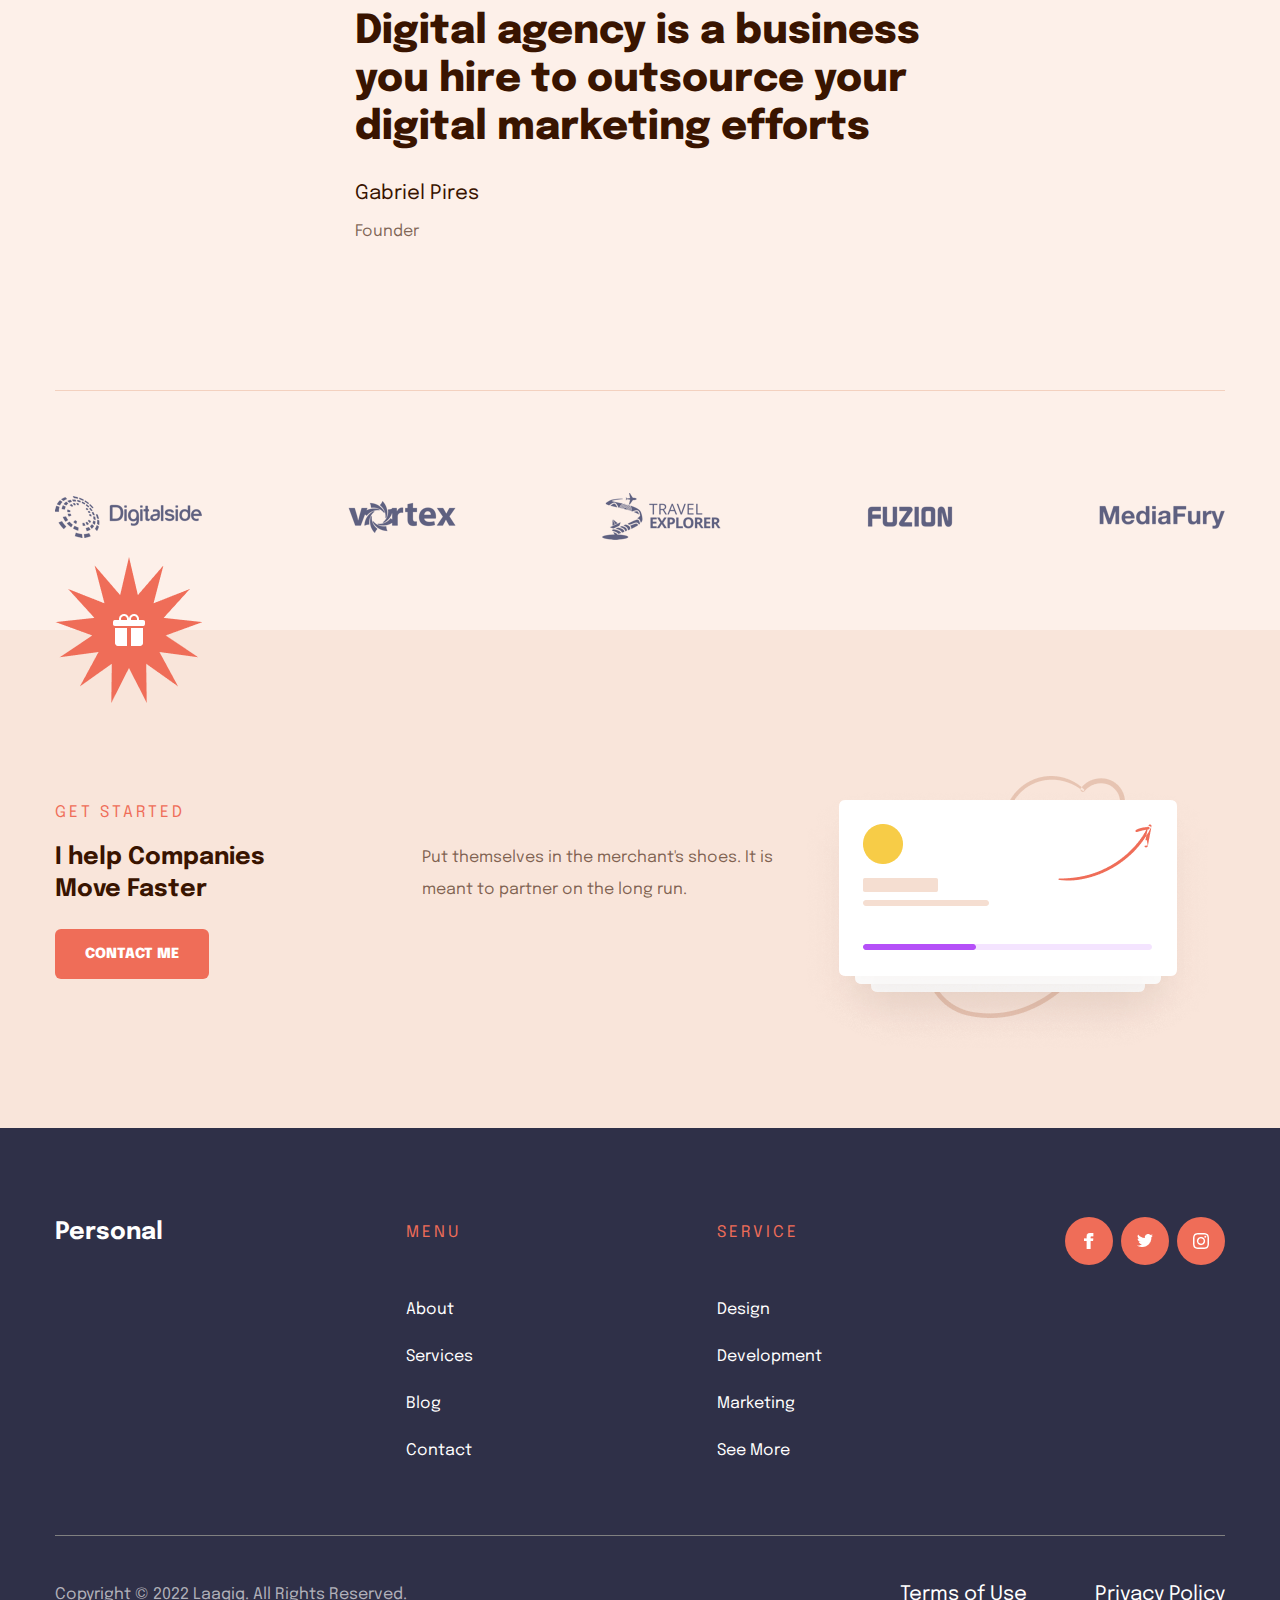
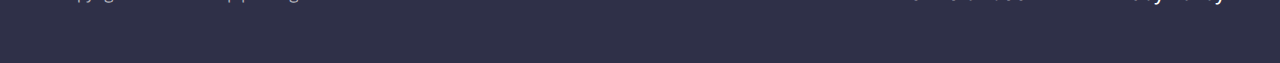
<file: index(2).html>
<!DOCTYPE html>
<html lang="en">
<head>
    <meta charset="UTF-8">
    <meta http-equiv="X-UA-Compatible" content="IE=edge">
    <meta name="viewport" content="width=device-width, initial-scale=1.0">
    <title>Examen2</title>
    <link rel="stylesheet" href="css/style_examen2.css">
    <link href="https://fonts.googleapis.com/css2?family=Epilogue:ital,wght@0,400;0,700;0,800;1,400;1,700;1,800&display=swap" rel="stylesheet">
</head>
<body>
    <header class="header">
        <section class="nav wrapper">
            <img src="image_ex/logo.png" alt="logo" class="nav__logo">
            <ul class="nav__links">
                <li class="nav__item"><a href="index(2).html" class="nav__link">About</a></li>
                <li class="nav__item"><a href="index(3).html" class="nav__link">Services</a></li>
                <li class="nav__item"><a href="index(4).html" class="nav__link">Pricing</a></li>
                <li class="nav__item"><a href="index.html" class="nav__link">Blog</a></li>
            </ul>
            <button type="button" class="nav__button button_dark">CONTACT</button>
            <img src="image_ex/menu.png" alt="menu" class="nav__menu">
        </section>
        <section class="header__main wrapper">
            <div class="header__info">
               <h1 class="header__title bigtext_light">About Me</h1>
               <p class="header__text text_light_gray">Agency provides a full service range including technical skills, design, business understanding.</p>
            </div>
        </section>
    </header>
        <section class="info">
            <div class="info__global wrapper">
                <img src="image_ex/foto.png" alt="foto" class="info__image">
                <div class="info__main">
                    <p class="info__name text_light_accent">Gabriel Pires</p>
                    <h1 class="info__title text_dark_middle">Professional Web Designer</h1>
                    <p class="info__text text_dark_gray">Ability to put themselves in the merchant's shoes. It is meant to partner on the long run, and work as an extension of the merchant's team.</p>
                    <p class="info__text2 text_dark_gray">A digital agency is a business you hire to outsource your digital marketing efforts, instead of handling in-house. They can provide your business with a variety of digital solutions to promote your product or service online and help you.</p>
                      
                </div>
            </div>
            
        </section>
        <section class="design">
        <div class="design__footer wrapper">
            <div class="design__list">
                <div class="design__item"><picture class="design__box"><img src="image_ex/Shape.png" alt="image" class="design__image"></picture><p class="design__title_item text_dark_mini"><span class="design__nunbers text_dark_middle">42%</span>
                Years of experience</p></div>
            </div>
            <div class="design__list">
                <div class="design__item"><picture class="design__box"><img src="image_ex/Combined Shape (2).png" alt="image" class="design__image"></picture><p class="design__title_item text_dark_mini"><span class="design__nunbers text_dark_middle" >73+</span>
                Projects Done</p></div>
            </div>
        </div>  
    </section>
    <section class="video">
        <div class="video__global wrapper">
        <div class="video__main ">
            <p class="video__name text_light_accent">Video Reel</p>
            <h2 class="video__title text_dark_middle">Unlock The Greatest Value Possible</h2>
            <p class="video__text text_dark_gray">Design, business understanding, ability to put themselves in the merchant's shoes meant to partner.</p>
            <img src="image_ex/Bitmap19.png" alt="video" class="video__image">
            <p class="video__text text_dark_gray">Ability to put themselves in the merchant's shoes. It is meant to partner on the long run, and work as an extension of the merchant's team.</p>
            <p class="video__text text_dark_gray">A digital agency is a business you hire to outsource your digital marketing efforts, instead of handling in-house. They can provide your business with a variety of digital solutions to promote your product or service online and help you.</p>
              
        </div>
    </div>
    </section>
    <section class="digital">
        <div class="digital__main wrapper">
            <p class="digital__name text_light_accent">Founder Words</p>
            <h2 class="digital__title text_dark_middle">Digital agency is a business you hire to outsource your digital marketing efforts</h2>
            <p class="digital__text text_dark_mini">Gabriel Pires</p>  
            <p class="digital__text text_dark_gray">Founder</p>  
        </div>
        <div class="digital__logotips wrapper">
            <img src="image_ex/Bitmap (3).png" alt="logo" class="digital__logo">
            <img src="image_ex/Bitmap (4).png" alt="logo" class="digital__logo">
            <img src="image_ex/Bitmap (5).png" alt="logo" class="digital__logo">
            <img src="image_ex/Bitmap (6).png" alt="logo" class="digital__logo">
            <img src="image_ex/Bitmap (7).png" alt="logo" class="digital__logo">
        </div>
    </section>
    <section class="lookfooter">
        <div class="lookfooter__container wrapper">
            <div class="lookfooter__image_container"><img src="image_ex/Shape (1).png" alt="image" class="lookfooter__image"></div>
            <div class="lookfooter__box">
                <div class="lookfooter__title">
                    <p class="lookfooter__pretitle text_light_accent">get started</p>
                    <p class="lookfooter__maintitle text_dark_mini">I help Companies<br>Move Faster</p>
                    <button type="button"   class="lookfooter__button orange_button">contact me</button>
                </div>
                <div class="lookfooter__text text_dark_gray">Put themselves in the merchant's shoes. It is meant to partner on the long run.</div>
                <img src="image_ex/block.png" alt="image" class="lookfooter__image2">
            </div>
        </div>
    </section>
    <footer class="footer">
        <div class="footer__main wrapper">
        <p class="footer__title text_light_middle">Personal</p>
        <ul class="footer__menu ">
            <li class="footer__item text_light_accent">Menu</li>
            <li class="footer__item text_light_middle">About</li>
            <li class="footer__item text_light_middle">Services</li>
            <li class="footer__item text_light_middle">Blog</li>
            <li class="footer__item text_light_middle">Contact</li>
        </ul>
        <ul class="footer__menu ">
            <li class="footer__item text_light_accent">service</li>
            <li class="footer__item text_light_middle">Design</li>
            <li class="footer__item text_light_middle">Development</li>
            <li class="footer__item text_light_middle">Marketing</li>
            <li class="footer__item text_light_middle">See More</li>
        </ul>
        <div class="footer__links">
            <div class="footer__box">
            <img src="image_ex/facebook.png" alt="logo" class="footer_logo">
            </div>
            <div class="footer__box">
            <img src="image_ex/twitter.png" alt="logo" class="footer_logo">
            </div>
            <div class="footer__box">
            <img src="image_ex/instagram.png" alt="logo" class="footer_logo">
             </div>
        </div>
        </div>
        <div class="footer__postfooter wrapper">
            <p class="footer__text text_light_gray">Copyright © 2022 Laaqiq. All Rights Reserved.</p>
            <div class="footer__privacybox text_light_middle">
                <p class="footer__box_item">Terms of Use</p>
                <p class="footer__box_item">Privacy Policy</p>
            </div>
        </div>
    </footer>
</body>
</html>
</file>
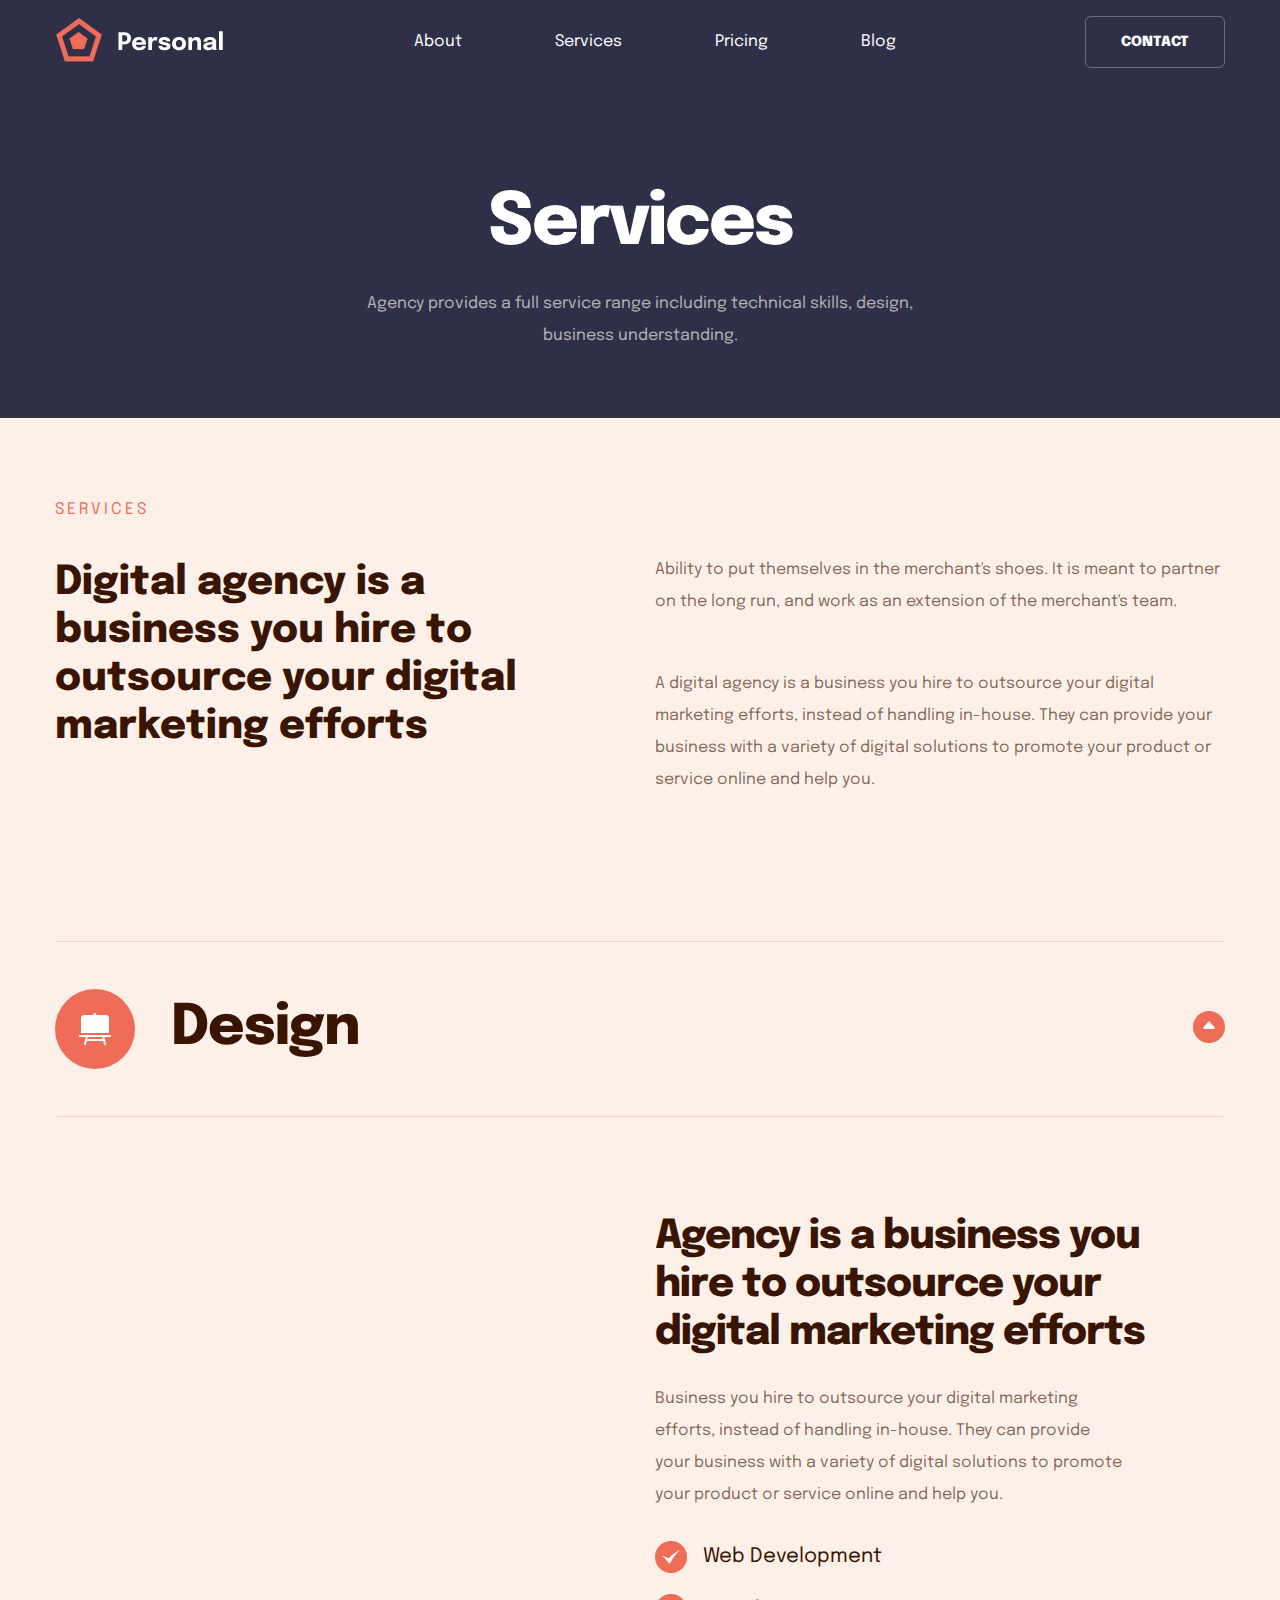
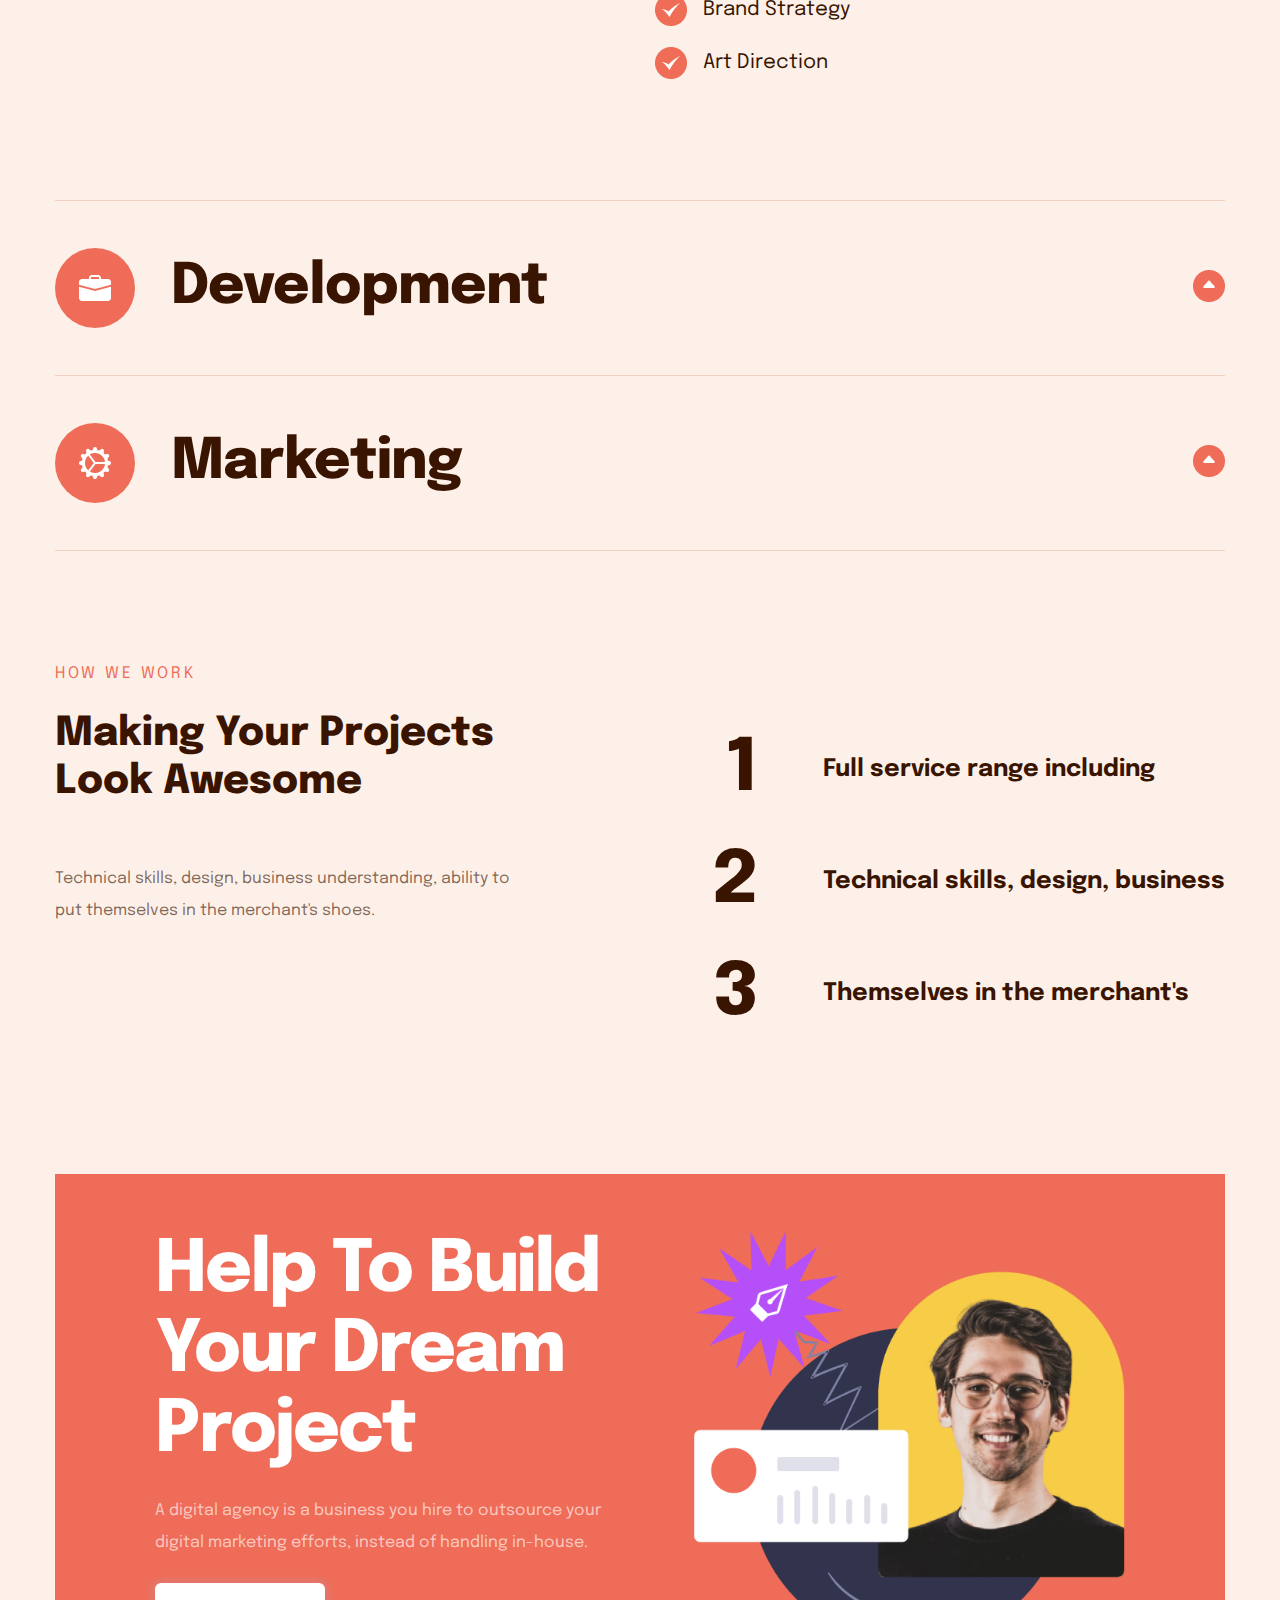
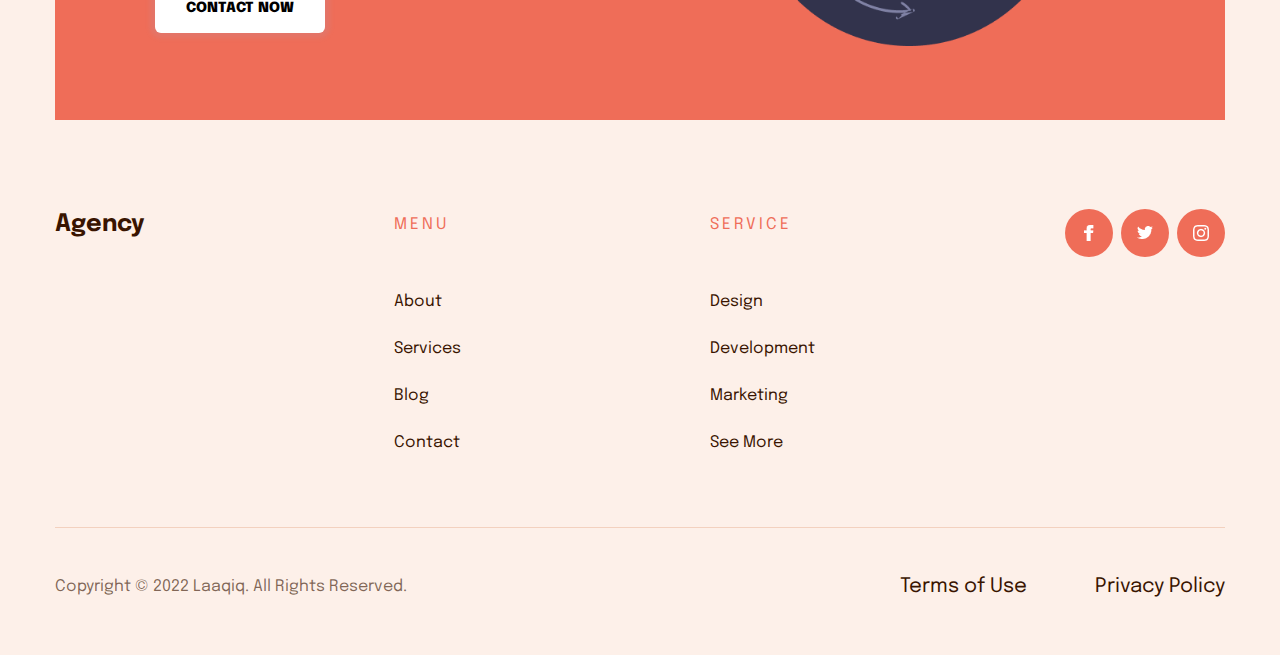
<file: index(3).html>
<!DOCTYPE html>
<html lang="en">
<head>
    <meta charset="UTF-8">
    <meta http-equiv="X-UA-Compatible" content="IE=edge">
    <meta name="viewport" content="width=device-width, initial-scale=1.0">
    <title>Examen3</title>
    <link rel="stylesheet" href="css/style_examen3.css">
    <link href="https://fonts.googleapis.com/css2?family=Epilogue:ital,wght@0,400;0,700;0,800;1,400;1,700;1,800&display=swap" rel="stylesheet">
</head>
<body>
    <header class="header">
        <section class="nav wrapper">
            <img src="image_ex/logo.png" alt="logo" class="nav__logo">
            <ul class="nav__links">
                <li class="nav__item"><a href="index(2).html" class="nav__link">About</a></li>
                <li class="nav__item"><a href="index(3).html" class="nav__link">Services</a></li>
                <li class="nav__item"><a href="index(4).html" class="nav__link">Pricing</a></li>
                <li class="nav__item"><a href="index.html" class="nav__link">Blog</a></li>
            </ul>
            <button type="button" class="nav__button button_dark">CONTACT</button>
            <img src="image_ex/menu.png" alt="menu" class="nav__menu">
        </section>
        <section class="header__main wrapper">
            <div class="header__info">
               <h1 class="header__title bigtext_light">Services</h1>
               <p class="header__text text_light_gray">Agency provides a full service range including technical skills, design, business understanding.</p>
            </div>
        </section>
    </header>
    <section class="info">
        <div class="info__global wrapper">
            <div class="info__main">
                <p class="info__name text_light_accent">Services</p>
                <h2 class="info__title text_dark_middle">Digital agency is a business you hire to outsource your digital marketing efforts</h2>  
            </div>
            <div class="info__texts"> <p class="info__text text_dark_gray">Ability to put themselves in the merchant's shoes. It is meant to partner on the long run, and work as an extension of the merchant's team.</p>
                <p class="info__text text_dark_gray">A digital agency is a business you hire to outsource your digital marketing efforts, instead of handling in-house. They can provide your business with a variety of digital solutions to promote your product or service online and help you.</p></div>
        </div>
    </section>
<section class="links">
    <div class="links__global wrapper">
      <div class="links__sectionheader">
         <p class="links__design bigtext_dark">Design</p>
      </div>
      <div class="links__textbox">
        <div class="links__info">
        <h2 class="links__title bigtext_dark">Agency is a business you hire to outsource your digital marketing efforts</h2>
        <p class="links__text text_dark_gray">Business you hire to outsource your digital marketing efforts, instead of handling in-house. They can provide your business with a variety of digital solutions to promote your product or service online and help you.</p>
           <p class="links__links text_dark_mini">Web Development</p>
           <p class="links__links text_dark_mini">Brand Strategy</p>
           <p class="links__links text_dark_mini">Art Direction</p>
        </div>
        </div>
        <div class="links__sectionheader">
            <p class="links__development bigtext_dark">Development</p>
         </div>
         <div class="links__sectionheader">
            <p class="links__marketing bigtext_dark">Marketing</p>
         </div>
    </div>
</section>
<section class="projects">
    <div class="projects__global wrapper">
        <div class="projects__main">
            <p class="projects__name text_light_accent">How we work</p>
            <h2 class="projects__title text_dark_middle">Making Your Projects 
                Look Awesome</h2>  
            <p class="projects__text text_dark_gray">Technical skills, design, business understanding, ability to put themselves in the merchant's shoes.</p>
        </div>
        <div class="projects__numbers">
            <p class="projects__text text_dark"><span class="projects__number">1</span>Full service range including</p>
            <p class="projects__text text_dark"><span class="projects__number">2</span>Technical skills, design, business</p>
            <p class="projects__text text_dark"><span class="projects__number">3</span>Themselves in the merchant's</p>
        </div>
    </div>
</section>
<main class="contact">
   <section class="contact__main wrapper">
    <div class="contact__info">
        <h2 class="contact__title bigtext_light">Help To Build 
            Your Dream 
            Project</h2>
            <p class="contact__text text_light_gray">A digital agency is a business you hire to outsource your digital marketing efforts, instead of handling in-house.</p>
            <button type="button"   class="header__button button_light">Contact Now</button>
    </div>
    <div class="contact__image">
        <img src="image_ex/pic.png" alt="image" class="contact__pic">
    </div>
   </section>
</main>
<footer class="footer">
    <div class="footer__main wrapper">
    <p class="footer__title text_dark">Agency</p>
    <ul class="footer__menu">
        <li class="footer__item text_light_accent">Menu</li>
        <li class="footer__item text_dark_mini">About</li>
        <li class="footer__item text_dark_mini">Services</li>
        <li class="footer__item text_dark_mini">Blog</li>
        <li class="footer__item text_dark_mini">Contact</li>
    </ul>
    <ul class="footer__menu ">
        <li class="footer__item text_light_accent">service</li>
        <li class="footer__item text_dark_mini">Design</li>
        <li class="footer__item text_dark_mini">Development</li>
        <li class="footer__item text_dark_mini">Marketing</li>
        <li class="footer__item text_dark_mini">See More</li>
    </ul>
    <div class="footer__links">
        <div class="footer__box">
        <img src="image_ex/facebook.png" alt="logo" class="footer_logo">
        </div>
        <div class="footer__box">
        <img src="image_ex/twitter.png" alt="logo" class="footer_logo">
        </div>
        <div class="footer__box">
        <img src="image_ex/instagram.png" alt="logo" class="footer_logo">
         </div>
    </div>
    </div>
    <div class="footer__postfooter wrapper">
        <p class="footer__text text_dark_gray">Copyright © 2022 Laaqiq. All Rights Reserved.</p>
        <div class="footer__privacybox text_dark_mini">
            <p class="footer__box_item">Terms of Use</p>
            <p class="footer__box_item">Privacy Policy</p>
        </div>
    </div>
</footer>
</body>
</html>
</file>
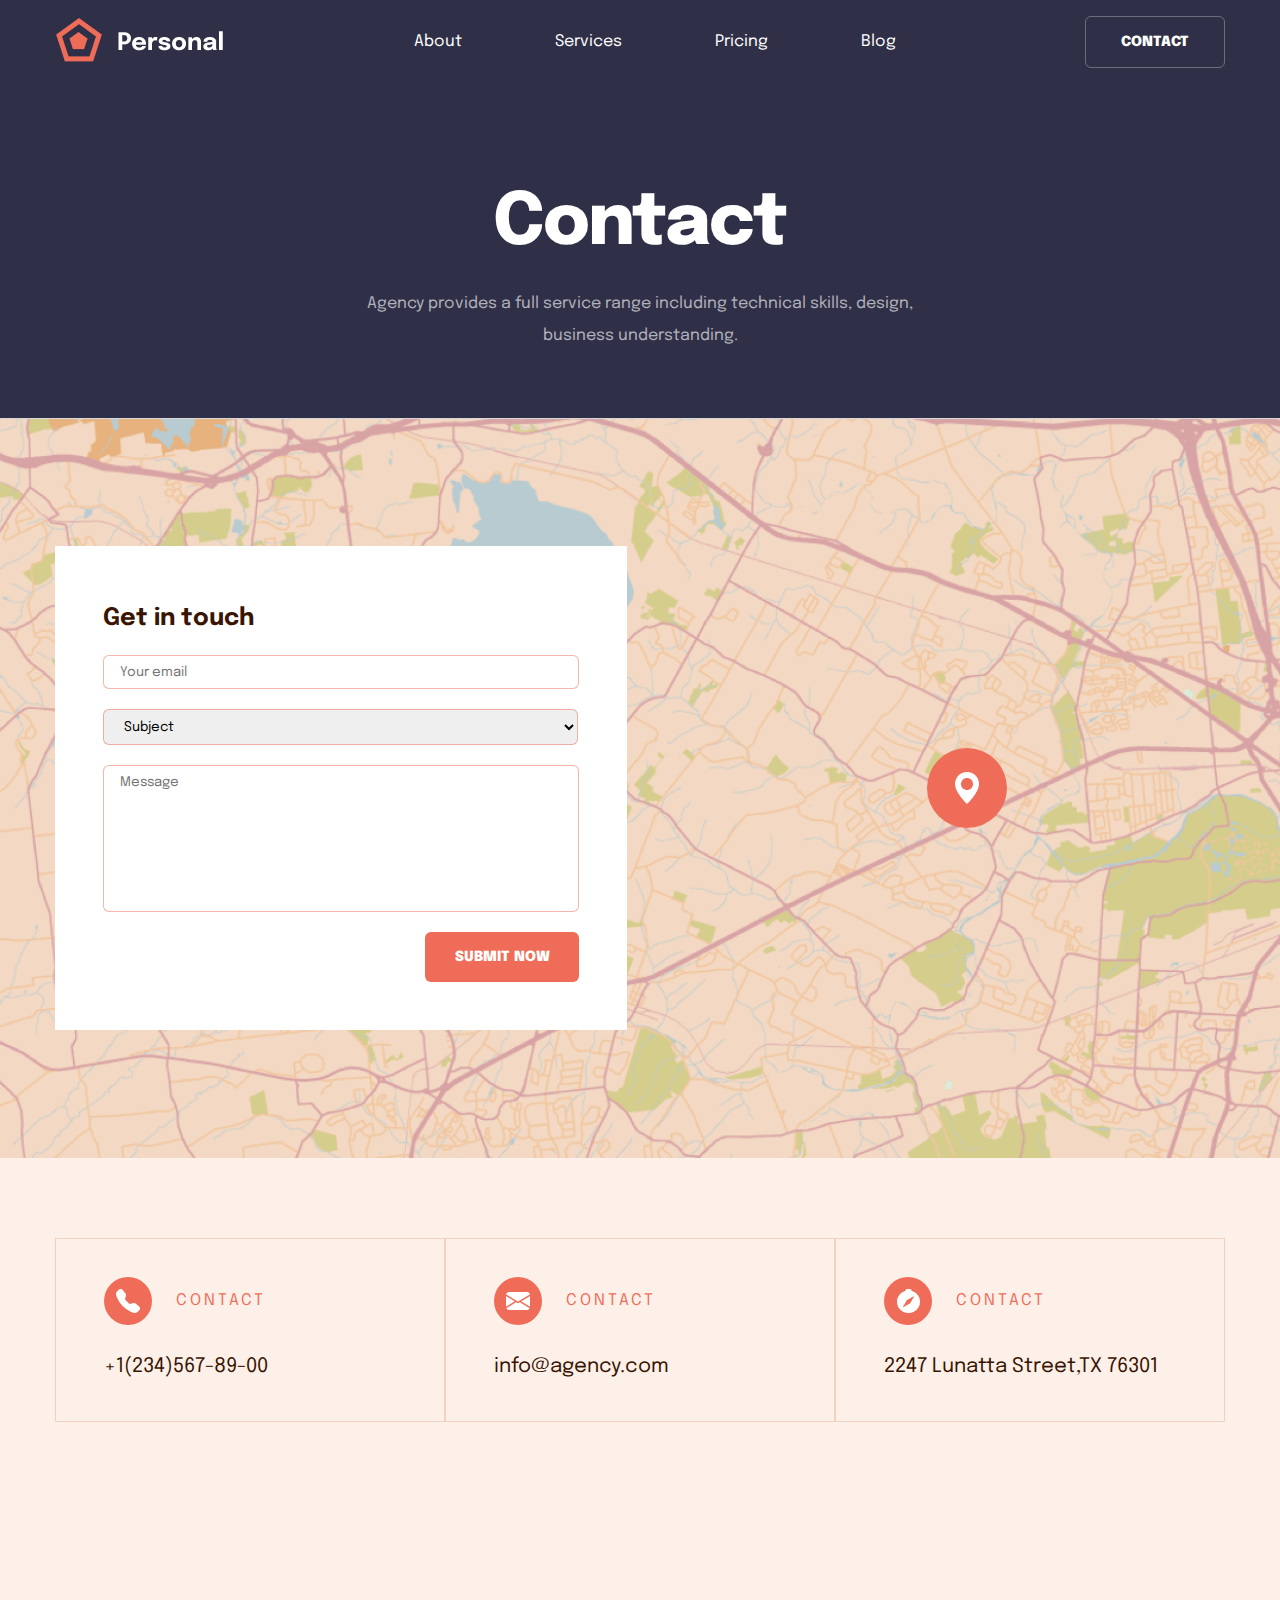
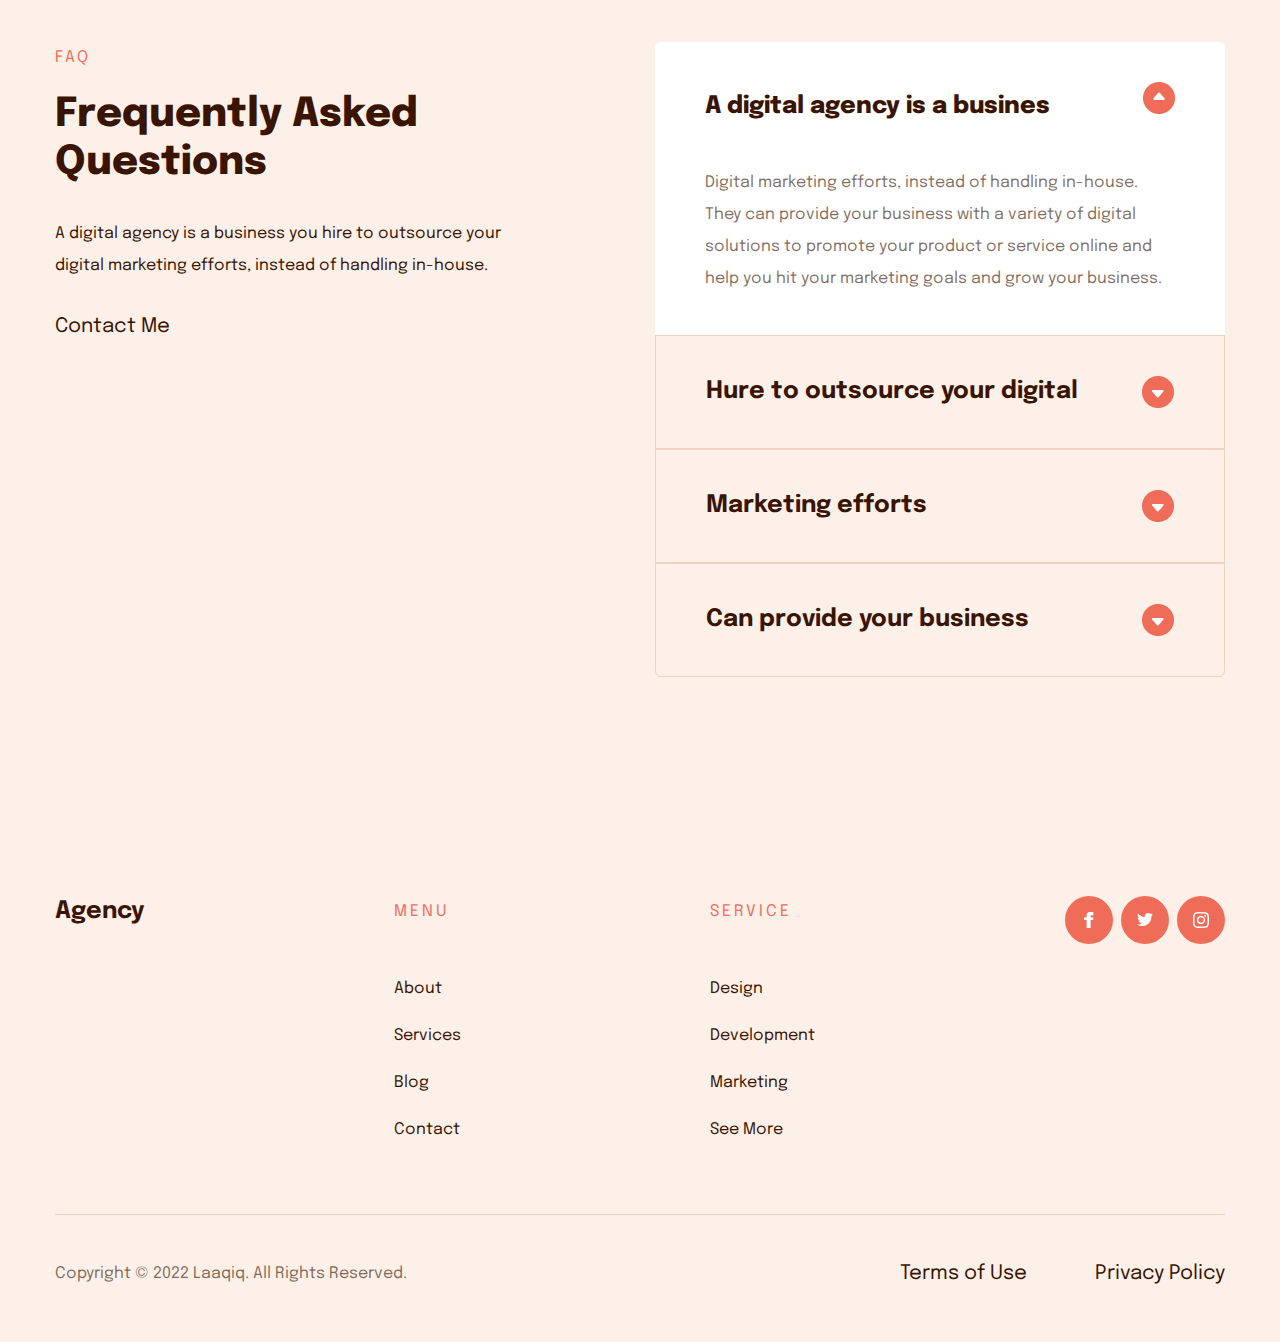
<file: index(4).html>
<!DOCTYPE html>
<html lang="en">
<head>
    <meta charset="UTF-8">
    <meta http-equiv="X-UA-Compatible" content="IE=edge">
    <meta name="viewport" content="width=device-width, initial-scale=1.0">
    <title>Examen4</title>
    <link rel="stylesheet" href="css/style_examen4.css">
    <link href="https://fonts.googleapis.com/css2?family=Epilogue:ital,wght@0,400;0,700;0,800;1,400;1,700;1,800&display=swap" rel="stylesheet">
</head>
<body>
    <header class="header">
        <section class="nav wrapper">
            <img src="image_ex/logo.png" alt="logo" class="nav__logo">
            <ul class="nav__links">
                <li class="nav__item"><a href="index(2).html" class="nav__link">About</a></li>
                <li class="nav__item"><a href="index(3).html" class="nav__link">Services</a></li>
                <li class="nav__item"><a href="index(4).html" class="nav__link">Pricing</a></li>
                <li class="nav__item"><a href="index.html" class="nav__link">Blog</a></li>
            </ul>
            <button type="button" class="nav__button button_dark">CONTACT</button>
            <img src="image_ex/menu.png" alt="menu" class="nav__menu">
        </section>
        <section class="header__main wrapper">
            <div class="header__info">
               <h1 class="header__title bigtext_light">Contact</h1>
               <p class="header__text text_light_gray">Agency provides a full service range including technical skills, design, business understanding.</p>
            </div>
        </section>
    </header>
    <section class="contacts">
        <div class="contacts__main wrapper">
            <form action="#" class="contacts_form">
                <p class="contacts__formtitle text_dark">Get in touch</p>
                <input type="text" class="contacts__email" placeholder="Your email">
                <select class="contacts__subject" placeholder="Subject">
                    <option value="">Subject</option>
                </select>
                <textarea class="contacts__message" cols="30" rows="5" placeholder="Message"></textarea>
                <div class="contacts__buttonbox"><button type="button" class="activity__button orange_button">submit now</button></div>
            </form>
        </div>
        <div class="contacts_map">
            <div class="contacts_map1"><img src="image_ex/Shape (4).png" alt="" class="contacts_mapimage"></div>
        </div>
    </section>
    <section class="contact">
        <div class="contact__global wrapper">
        <div class="contact__item">
            <p class="contact__name text_light_accent">contact</p>
            <p class="contact__link_telefon text_dark_mini">+1(234)567-89-00</p>
        </div>
        <div class="contact__item">
            <p class="contact__name2 text_light_accent">contact</p>
            <p class="contact__link_mail text_dark_mini">info@agency.com</p>
        </div>
        <div class="contact__item">
            <p class="contact__name3 text_light_accent">contact</p>
            <p class="contact__link_adress text_dark_mini">2247 Lunatta Street,TX 76301</p>
        </div>
    </div>
    </section>
    <section class="questions">
        <div class="questions__main wrapper">
            <div class="questions__info">
                <p class="questions__name text_light_accent">FAQ</p>
                <h2 class="questions__title text_dark_middle">Frequently Asked<br>Questions</h2>
                <p class="questions__text text_dark_mini">A digital agency is a business you hire to outsource your digital marketing efforts, instead of handling in-house.</p>
                <p class="questions__contact text_dark_mini">Contact Me</p>
            </div>
            <div class="questions__links">
                <div class="questions__link">
                      <p class="questions__linkheader1 text_dark_middle">A digital agency is a busines</p>
                      <p class="questions__text text_dark_gray">Digital marketing efforts, instead of handling in-house. They can provide your business with a variety of digital solutions to promote your product or service online and help you hit your marketing goals and grow your business.</p>
                </div>
                <p class="questions__linkheader text_dark">Hure to outsource your digital</p>
                <p class="questions__linkheader text_dark">Marketing efforts</p>
                <p class="questions__linkheader text_dark">Can provide your business</p>
            </div>
        </div>
    </section>
    <footer class="footer">
        <div class="footer__main wrapper">
        <p class="footer__title text_dark">Agency</p>
        <ul class="footer__menu">
            <li class="footer__item text_light_accent">Menu</li>
            <li class="footer__item text_dark_mini">About</li>
            <li class="footer__item text_dark_mini">Services</li>
            <li class="footer__item text_dark_mini">Blog</li>
            <li class="footer__item text_dark_mini">Contact</li>
        </ul>
        <ul class="footer__menu ">
            <li class="footer__item text_light_accent">service</li>
            <li class="footer__item text_dark_mini">Design</li>
            <li class="footer__item text_dark_mini">Development</li>
            <li class="footer__item text_dark_mini">Marketing</li>
            <li class="footer__item text_dark_mini">See More</li>
        </ul>
        <div class="footer__links">
            <div class="footer__box">
            <img src="image_ex/facebook.png" alt="logo" class="footer_logo">
            </div>
            <div class="footer__box">
            <img src="image_ex/twitter.png" alt="logo" class="footer_logo">
            </div>
            <div class="footer__box">
            <img src="image_ex/instagram.png" alt="logo" class="footer_logo">
             </div>
        </div>
        </div>
        <div class="footer__postfooter wrapper">
            <p class="footer__text text_dark_gray">Copyright © 2022 Laaqiq. All Rights Reserved.</p>
            <div class="footer__privacybox text_dark_mini">
                <p class="footer__box_item">Terms of Use</p>
                <p class="footer__box_item">Privacy Policy</p>
            </div>
        </div>
    </footer>
</body>
</file>
<file: css/style_examen.css>
*{margin: 0;
    padding: 0;
    font-family: 'Epilogue', sans-serif;
}
.text_light_gray{
    font-style: normal;
font-weight: normal;
font-size: 16px;
line-height: 32px;
color: rgba(255, 255, 255, 0.64);
}
.text_dark_gray{
    font-style: normal;
font-weight: normal;
font-size: 16px;
line-height: 32px;
color: rgba(57, 20, 0, 0.64);
}
.text_light_accent{
    font-style: normal;
    font-weight: normal;
    font-size: 16px;
    line-height: 32px;
    letter-spacing: 3px;
    text-transform: uppercase;
    color: #EF6D58;
}
.text_light{
    font-style: normal;
font-weight: 800;
font-size: 40px;
line-height: 48px;
color: #FFFFFF;
}
.text_light_middle{
    font-style: normal;
font-weight: normal;
font-size: 20px;
line-height: 32px;
color: #FFFFFF;
}
.bigtext_light{
    font-style: normal;
font-weight: 800;
font-size: 72px;
line-height: 80px;
letter-spacing: -2px;
color: #FFFFFF;
}
.bigtext_dark{
    font-style: normal;
font-weight: 800;
font-size: 56px;
line-height: 64px;
letter-spacing: -1px;
color: #391400;
}
.text_dark{
    font-style: normal;
    font-weight: bold;
    font-size: 24px;
    line-height: 32px;
    color: #391400;
}
.text_dark_middle{
    font-style: normal;
font-weight: 800;
font-size: 40px;
line-height: 48px;
color: #391400;
}
.text_dark_mini{
    font-style: normal;
    font-weight: normal;
    font-size: 16px;
    line-height: 32px;
    color: #391400;
}
.button_dark{
    font-style: normal;
    font-weight: 900;
    font-size: 14px;
    line-height: 14px;
    text-align: center;
    text-transform: uppercase;
    color: #FFFFFF;
    border-radius: 6px;
    padding: 18px 35px;
    background-color: inherit;
    border: 1px solid rgba(255, 255, 255, 0.295);
}
.orange_button{
font-style: normal;
font-weight: 900;
font-size: 14px;
line-height: 14px;
text-transform: uppercase;
color: #FFFFFF;
border: none;
padding: 18px 26px;
background-color:#EF6D58 ;
border-radius: 6px;
width: 154px;
}
.button_light{
font-style: normal;
font-weight: 900;
font-size: 14px;
line-height: 14px;
text-transform: uppercase;
color: #000000;
border: none;
padding: 18px;
background-color:#ffffff ;
border-radius: 6px;
width: 170px;
box-shadow: #a7a8c728 0 0 5px 5px;
}
.button_light:active,.button_dark:active{
    background-color:#EF6D58 ;
}
.orange_button:active{
    background-color: #FDF0E9;
    color: #391400;
}
.wrapper{
    width: 1170px;
    margin: 0 auto;
}
/* конец общих стилей конец общих стилей конец общих стилей */


.header{
    background-color: #2F3048;
}
.nav{
    display: flex;
    justify-content: space-between;
    align-items: center;
    padding: 16px 0;
}
.nav__links{
    display: flex;
    gap: 93px;
    list-style: none;
}
.nav__link{
    text-decoration: none;
    font-style: normal;
font-weight: normal;
font-size: 16px;
line-height: 32px;
text-align: center;
color: #FFFFFF;
}
.nav__link:hover{
    color:#EF6D58 ;
}
.nav__menu{
    display: none;
}
/* конец подблока навигация */
.header__main{
    display: flex;
    justify-content: space-between;
    padding-top: 106px;
    padding-bottom: 140px;
}
.header__text{
    width: 470px;
}
.header__info{
    display: flex;
    gap: 24px;
    flex-direction: column;
    justify-content: center;
}

/* конец блока header */
.helper{
    background-color: #FDF0E9;
}
.helper__service{
    text-align: center;
    padding: 92px 0 20px;
}

.helper__title{
    text-align: center;
    padding-bottom: 64px;
}
.helper__title_item{
    font-style: normal;
font-weight: bold;
font-size: 24px;
line-height: 32px;
color: #391400;
}
.helper__container{
    display: flex;
    align-items: center;
    justify-content: center;
    width: 80px;
    height: 80px;
    background-color: #EF6C57;
    border-radius: 50%;
}
.helper__image{
width: 32px;
height: 32px;
}
.helper__item{
    display: flex;
    align-items: center;
    gap: 24px;
}
.helper__link{
    display: flex;
    align-items: center;
    gap: 16px;
    font-style: normal;
font-weight: normal;
font-size: 16px;
line-height: 32px;
color: #391400;
}
.helper__link::before{
    content: url(../image_ex/Combined\ Shape\ \(1\).png);
    width: 48px;
    height: 48px;
    display: flex;
    background-color: white;
   align-items: center;
   justify-content: center;
   border-radius: 50%;
}
.helper_text{
    margin: 28px 0 30px;
    width: 490px;
}
.helper__info{
    display: flex;
}
.helper__list{
    padding: 48px;
    border: 1px solid #F3D1BF; 
}
.helper__list:first-child{
    border-bottom-left-radius: 6px;
    border-top-left-radius: 6px;
}
.helper__list:last-child{
    border-bottom-right-radius: 6px;
    border-top-right-radius: 6px;
}
.helper__end{
    text-align: center;
    padding: 60px 0 100px;
}

/* конец блока helper */
.main__container{
    display: flex;
    align-items: flex-end;
    justify-content: space-between;
    padding: 108px 0 64px;
}
.main{
    background-color: #2F3048;
}
.main__button{
    margin-bottom: 20px;
}
.main__title{
    padding-top: 20px;
}
.main__images{
    display: flex;
    padding-bottom: 80px;
    justify-content: center;
}
.main__button_item{
    border-radius: 30px;
    padding: 5px 15px;
    margin-left: 48px;
    border: none;
}
.main__text{
    padding: 23px 0 51px;
    margin-left: 48px;
}
.main__item{
    display: flex;
    flex-direction: column;
    justify-content: end;
    align-items: flex-start;
    width: 448px;
    height: 576px;
    background-image: url(../image_ex/Bitmap.png);
    border: 1px solid rgba(255, 255, 255, 0.103);
    background-size: cover;
    background-clip: content-box;
    padding: 16px;
}
.main__item2{
    display: flex;
    flex-direction: column;
    justify-content: end;
    align-items: flex-start;
    width: 448px;
    height: 576px;
    background-image: url(../image_ex/Bitmap\ \(2\).png);
    background-size: cover;
    border: 1px solid rgba(255, 255, 255, 0.103);
    padding: 16px;
    background-clip: content-box;
}
.main__item3{
    display: flex;
    flex-direction: column;
    justify-content: end;
    align-items: flex-start;
    width: 448px;
    height: 576px;
    background-image: url(../image_ex/Bitmap\ \(1\).png);
    border: 1px solid rgba(255, 255, 255, 0.103);
    background-size: cover;
    background-clip: content-box;
    padding: 16px;
}
/* конец блока main конец блока main конец блока main конец блока main */
.design__main{
    background-color: #FDF0E9;
}
.design__info{
    display: flex;
    flex-direction: column;
    align-items: flex-start;
    justify-content: center;
}
.design__list{
    display: flex;
    align-items: center;
    border: 1px solid #F3D1BF; 
}
.design__list:first-child{
    border-bottom-left-radius: 6px;
    border-top-left-radius: 6px;
}
.design__list:last-child{
    border-bottom-right-radius: 6px;
    border-top-right-radius: 6px;
}
.design__container{
    display: flex;
    justify-content: space-between;
    padding:187px 0 174px;
}
.design__text{
    width: 470px;
}
.design__box{
    display: flex;
    align-items: center;
    justify-content: center;
    width: 112px;
    height: 112px;
    background-color: #EF6C57;
    border-radius: 50%;
}
.design__footer{
    display: flex;
    padding-bottom: 112px;
}
.design__item{
    display: flex;
    align-items: center;
    gap: 40px;
    padding: 32px 48px;
    width: 490px;
}
.design__title{
    padding: 20px 0 26px;
}
.design__text{
    padding: 20px 0 34px;
}
.design__nunbers{
    display: block;
    padding-bottom: 15px;
}
/* конец секции дизайн конец секции дизайн конец секции дизайн конец секции дизайн */
.look{
    background-color:#2F3048;
}
.look__main{
    display: flex;
    justify-content: space-between;
    padding-top: 151px;
    padding-bottom: 159px;
}
.look__info{
    display: flex;
    flex-direction: column;
    justify-content: center;
}
.look__title{
    padding: 20px 0 26px;
}
.look__text{
    padding-bottom:30px;
    width: 470px;
}
.look__links{
    display: flex;
    gap: 16px;
    padding-bottom: 10px;
}
.look__links::before{
    content: url(../image_ex/check.png);
    align-items: center;
}

/* конец блока луук конец блока луук конец блока луук конец блока луук */
.lookfooter{
    background-color: #F9E5DA;
}
.lookfooter__box{
    display: flex;
    background-image: url(../image_ex/Path.png);
    background-repeat: no-repeat;
    background-position-x: 93%;
    padding-bottom: 64px;
}
.lookfooter__title{
    width: 217px;
}
.lookfooter__image_container{
    background-image: url(../image_ex/Star.png);
    background-size: cover;
    width: 147px;
    height: 146px;
    display: flex;
    justify-content: center;
    align-items: center;
    transform: translateY(-73px);
}
.lookfooter__maintitle{
    font-size: 24px;
    font-weight: bold;
    padding-bottom: 23px;
}
.lookfooter__text{
    width: 370px;
    padding-top: 66px;
    padding-left: 150px;
}
.lookfooter__pretitle{
    padding: 21px 0 13px;
}

/* конец блока лукфутер */
.fedback{
    background-color: #FDF0E9;
}
.fedback__service{
    text-align: center;
    padding: 108px 0 20px;
}
.fedback__title{
    padding-bottom: 64px;
    text-align: center;
}
.fedback__container{
    display: flex;
}
.fedback__item{
    display: flex;
    flex-direction: column;
    align-items: flex-start;
    padding: 48px 34px 48px 48px;
    gap: 36px;
    border: #F3D1BF 1px solid;
  
}
.fedback__item:first-child{
    border-bottom-left-radius: 6px;
    border-top-left-radius: 6px;
}
.fedback__item:last-child{
    border-bottom-right-radius: 6px;
    border-top-right-radius: 6px;
}
.fedback__item:hover{
    background-color: white;
}
.fedback__box1,.fedback__box2,.fedback__box3{
    display: flex;
    align-items: center;
    gap: 24px;
    padding-top: 32px;
}
.fedback__box1::before{
    content:url(../image_ex/Oval.png)
}
.fedback__box2::before{
    content:url(../image_ex/Oval1.png)
}
.fedback__box3::before{
    content:url(../image_ex/Oval2.png)
}
.fedback__buttonbox{
    display: flex;
    justify-content: center;
    padding: 64px 0 96px;
}
.fedback__text{
    width: 295px;
}
/* конец блока фидбэк конец блока фидбэк конец блока фидбэк */
.questions{
    background-color:#2F3048;
}
.questions__title{
    padding: 17px 0 31px;
}
.questions__contact{
    padding-top: 29px;
}
.questions__text{
    width: 470px;
}
.questions__link{
    padding: 40px 50px;
    background-color: white;
    border-top-left-radius: 6px;
    border-top-right-radius: 6px;
}
.questions__main{
    display: flex;
    justify-content: space-between;
    padding: 140px 0 130px;
}
.questions__linkheader1{
    padding-bottom: 35px;
    font-size: 24px;
    display: flex;
    align-items: center;
    justify-content: space-between;
}
.questions__linkheader{
    border: #3A3C56 1px solid;
    font-size: 24px;
    padding: 40px 50px;
    display: flex;
    align-items: center;
    justify-content: space-between;
}
.questions__linkheader:last-child{
    border-bottom-right-radius: 6px;
    border-bottom-left-radius: 6px;
}
.questions__linkheader1::after{
    content: url(../image_ex/up.png);
    width: 32px;
    height: 32px;
}
.questions__linkheader::after{
    content: url(../image_ex/down.png);
    width: 32px;
    height: 32px;
}
.questions__logotips{
    display: flex;
    justify-content: space-between;
    align-items: center;
    padding-bottom: 132px;
 }
/* конец блока вопросы конец блока вопросы */
.activity{
    background-color: #FDF0E9;
}
.activity__container {
    display: flex;
    align-items: flex-end;
    justify-content: space-between;
    padding: 92px 0 64px;
}
.activity__main{
    display: flex;
    gap: 130px;
    padding-bottom: 68px;
    border-bottom: 1px solid #F3D1BF;
}
.activity__title{
    padding-top:20px;
}
.activity__prenews{
    padding: 26px 0 31px;
}
.activity__prenews2{
    padding: 26px 0 15px;
}
.activity__newsdate{
    padding-top: 12px;
}
.activity__itembox{
    display: flex;
    flex-direction: column;
    gap: 15px;
}
.activity__footer{
    display: flex;
    justify-content: space-between;
    align-items: center;
    padding: 56px 0 84px;
}
.activity__email{
    padding: 17px 16px;
    width: 338px;
    border: #F3D1BF 1px solid;
    border-radius: 6px;
}
.activity__textbox{
    width: 557px;
}
/* конец блока активити конец блока активити */
.contacts{
    background-color:#2F3048;
}
.contacts__main{
    display: flex;
    justify-content: space-between;
    padding: 176px 0 208px;
}
.contacts__title{
    padding: 20px 0 28px;
}
.contacts_form{
display: flex;
flex-direction: column;
padding: 57px 48px 48px;
background-color: white;
gap: 20px;
}
.contacts__email{
    padding: 9px 16px;
    width: 442px;
    border: 1px solid #ef6c5880;
    border-radius: 6px;
}
.contacts__subject{
    padding: 9px 16px;
    width: 475px;
    border: 1px solid #ef6c5880;
    border-radius: 6px;
}
.contacts__message{
    padding: 9px 16px;
    width: 442px;
    border: 1px solid #ef6c5880;
    border-radius: 6px;
    height: 127px;
    resize: none;
}
.contacts__text{
    width: 470px;
}
.contacts__buttonbox{
    display: flex;
    justify-content: end;
}
.contacts__link_adress{
  padding: 43px 0 32px;
  display: flex;
  align-items: center;
  gap: 16px;
}
.contacts__link_telefon{
    padding-bottom: 32px;
  display: flex;
  align-items: center;
  gap: 16px;
}
.contacts__link_mail{
    display: flex;
    align-items: center;
    gap: 16px;
}
.contacts__link_adress::before{
    content: "";
    background-position: center;
    background-repeat: no-repeat;
    background-image: url(../image_ex/Shape\ \(2\).png);
    width: 48px;
    height: 48px;
    background-color: #EF6D58;
    display: flex;
    border-radius: 50%;
}
.contacts__link_telefon::before{
    content: "";
    background-image:url(../image_ex/Path\ \(1\).png);
    background-position: center;
    background-repeat: no-repeat;
    width: 48px;
    height: 48px;
    background-color: #EF6D58;
    display: flex;
    border-radius: 50%;
}
.contacts__link_mail::before{
    content: "";
    background-image: url(../image_ex/Shape\ \(3\).png);
    background-position: center;
    background-repeat: no-repeat;
    width: 48px;
    height: 48px;
    background-color: #EF6D58;
    display: flex;
    border-radius: 50%;
}
/* конец блока контакты конец блока контакты */
.prefooter{
    background-color: #FDF0E9;
}
.prefooter__main{
display: flex;
justify-content: space-between;
padding: 139px 0;
}
.prefooter__title{
    padding: 36px 0 28px;
}
.prefooter__text{
    padding-bottom: 34px;
    width: 470px;
}
.prefooter__info{
    display: flex;
    flex-direction: column;
    align-items: flex-start;
    justify-content: center;
}
/* конец блока префутер конец блка префутер */
.imagesblock{
    display: flex;
    justify-content: center;
}
.imagesblock__image{min-width: 188px;
}
.footer{
    background-color:#2F3048;
}
.footer__main{
    display: flex;
    justify-content: space-between;
    padding: 89px 0 68px;
}
.footer__title{
    font-weight: bold;
    font-size: 24px;
}
.footer__item{
    font-size: 16px;
    list-style: none;
    padding-top: 15px;
}
.footer__item:first-child{
    padding-top: 0;
    padding-bottom: 30px;
}
.footer__links{
    display: flex;
    gap: 8px;
}
.footer__postfooter{
    display: flex;
    justify-content: space-between;
    border-top: 1px solid grey;
    padding: 43px 0 52px;
}
.footer__privacybox{
    display: flex;
    gap: 68px;
}
.footer__box{
    display: flex;
    background-color:#EF6D58 ;
    justify-content: center;
    align-items: center;
    width: 48px;
    height: 48px;
    border-radius: 50%;
}

/* конец основного сайта */
@media screen and (max-width:768px) {
      .wrapper{
        width: 100%;
    }
    .footer__main,.footer__postfooter{
        flex-direction: column;
        align-items: center;
        gap: 51px; ;
    }
    .footer__text{
        width: 198px;
        text-align: center;
    }
    .footer__menu{
        text-align: center;
    }
    /* конец футера конец футера */
     .imagesblock{
         width: 100%;
         margin: 0 auto;
        flex-wrap: wrap;
     }
     .imagesblock__image{
        width: 188px;
     }
/* конец блока картинок конец блока картинок */
    .prefooter__main{
        flex-direction: column;
        gap: 9px;
        padding:96px 0px 124px ;
        align-items: center;
    }
    .prefooter__info{
        padding-left: 23px;
        padding-right: 23px;
    }
    .prefooter__text{
        width: 100%;
    }
    .prefooter__image{
        padding-left: 23px;
        padding-right: 23px;
        text-align: center;
        order: -1;
    }
    .prefooter__pic{
        width: 100%;
    }
    .bigtext_dark,.bigtext_light{
        font-size: 40px;
        line-height: 48px;
    }
/* конец блока префутер конец блока префутер */
    .contacts__main{
        flex-direction: column;
        align-items: center;
        padding: 80px 23px;
        gap: 60px;
    }
    .contacts_form{
    width: 275px;
    padding: 57px 27px 48px;
}
    .contacts__text{
       width: 250px;
}
    .contacts__formtitle,.contacts__email,.contacts__message{
        width: 250px;
    }
     .contacts__subject{
         width:285px ;
     }
/* конец блока контакты конец бока контакты */
    .activity__footer{
         flex-direction: column;
         padding: 72px 0px 112px;
         gap: 40px;
         align-items: center;
    }
    .activity__main{
        align-items: center;
    }
    .activity{
        padding: 50px 23px;
    }
    .activity__textbox{
        width: 300px;
    }
    .activity__email{
        width: 300px;
    }
    .button_light{
        width: 330px;
    }
    .activity__itembox,.activity__main{
        flex-direction: column;
        gap: 50px;
    }
    .activity__image,.activity__image_small{
        width: 329px;
    }
    .activity__container{
     flex-direction: column;
     align-items:center;
     gap: 35px;
    }
    .activity__news{
        font-size: 24px;
        font-weight: bold;
        line-height: 32px;
        width: 329px;
    }
    .activity__button1{
        width: 170px;
    }
    /* конец блока активити */
    .questions__logotips{
        flex-wrap: wrap;
        justify-content: space-around;
      }
        .questions{
            padding: 0px 23px 98px;
        }
        .questions__logo{
            width: 147px;
            padding-top: 40px;
        }
        .questions__main{
            flex-direction: column;
            gap: 36px;
            align-items: center;
        }
        .questions__text{
            width: 100%;
        }
        .questions__info{
            padding: 28px 0;
        }
        .questions__link{
            width: 78%;
        }
        /* конец блока вопросы кнец блока вопросы */
        .fedback__container{
            flex-direction: column;
            
        }      
        .fedback{
            padding: 0 23px 50px;
        } 
        .fedback__button{
            width: 170px;
        }
        .fedback__item{
            padding: 28px;
            width: 85%;
        }
        .fedback__text{
            width: 100%;
        }
        /* конец блока отзывы */
        .lookfooter__box{
            flex-direction: column;
            gap: 50px;
            align-items:center;
            background-position: 60% 90%;
            padding: 0;
        }
        .lookfooter__text{
            padding: 0 50px;
            width: 80%;
        }
        .lookfooter__title{
            padding: 0 50px;
        }
        .lookfooter__image_container{
            margin-left: 50px;
        }
        .lookfooter__image2{
            width: 100%;
        }
        /* конец блока лукфутер */
        .look__main{
            flex-direction: column;
            gap: 8px;
            padding: 77px 23px 89px;
            align-items: center;
        }
        .look__image{
            order: -1;
        }
        .look__pic{
            width: 90%;
        }
        .look__text{
            width: 329px;
        }
        /* конец блока лук конец бока лук */
        .design__footer{
            flex-direction: column;
            padding: 0;
            padding-top: 96px;
            align-items: center;
            width: 100%;
        }
        .design__container{
            flex-direction: column;
            padding: 0;
            align-items: center;
        }
        .design__text{
            width: 329px;
        }
        .design__pic{
            width: 90%;
        }
        .design__main{
            padding: 100px 23px;
        }
        .design__button{
            width: 170px;
        }
        .design__item{
            padding: 20px;
            width: 100%;
        }
        .design__list:last-child{
            padding-right: 48px;
        }
    
        /* конец блока дизайн */
        .main__images{
            flex-direction: column;
            align-items: center;
        }
        .main__container{
            flex-direction: column;
            align-items:center;
            gap: 35px;
            padding: 76px 0px 48px;
        }
        .main__item,.main__item2,.main__item3{
            width: 340px;
            height: 438px;
        } 
        /* конец блока мэйн конец блока мэйн */
        .helper__info{
            flex-direction: column;
            align-items: center;
            
        }
        .helper_text{
            width: 100%;
        }
        .helper__list{
            padding: 48px 27px;
            width: 80%;
        }
        /* конец блока помощь */
        .header__main{
            flex-direction: column;
            gap: 30px;
            padding: 32px 0px 48px;
            align-items: center;
        }
        .header__image{
            order: -1;
        }
        .header__pic{
            width: 90%;
        }
        .header__text{
            width: 329px;
        }
        .nav__menu{
            display: block;
            padding-right: 46px;
        }
        .nav__button,.nav__links{
            display: none;
        }
        .nav{
            padding: 16px 23px;
            justify-content: space-between;
        }
        
}
</file>
<file: css/style_examen2.css>
*{margin: 0;
    padding: 0;
    font-family: 'Epilogue', sans-serif;
}
.text_light_gray{
font-size: 16px;
line-height: 32px;
color: rgba(255, 255, 255, 0.64);
}
.text_dark_gray{
font-size: 16px;
line-height: 32px;
color: rgba(57, 20, 0, 0.64);
}
.text_light_accent{
    font-size: 16px;
    line-height: 32px;
    letter-spacing: 3px;
    text-transform: uppercase;
    color: #EF6D58;
}
.text_light{
font-weight: 800;
font-size: 40px;
line-height: 48px;
color: #FFFFFF;
}
.text_light_middle{
    font-style: normal;
font-weight: normal;
font-size: 20px;
line-height: 32px;
color: #FFFFFF;
}
.bigtext_light{
font-weight: 800;
font-size: 72px;
line-height: 80px;
letter-spacing: -2px;
color: #FFFFFF;
}
.bigtext_dark{
font-weight: 800;
font-size: 56px;
line-height: 64px;
letter-spacing: -1px;
color: #391400;
}
.text_dark{
    font-weight: bold;
    font-size: 24px;
    line-height: 32px;
    color: #391400;
}
.text_dark_middle{
font-weight: 800;
font-size: 40px;
line-height: 48px;
color: #391400;
}
.text_dark_mini{
    font-size: 20px;
    line-height: 32px;
    color: #391400;
}
.button_dark{
    font-weight: 900;
    font-size: 14px;
    line-height: 14px;
    text-align: center;
    text-transform: uppercase;
    color: #FFFFFF;
    border-radius: 6px;
    padding: 18px 35px;
    background-color: inherit;
    border: 1px solid rgba(255, 255, 255, 0.295);
}
.orange_button{
font-weight: 900;
font-size: 14px;
line-height: 14px;
text-transform: uppercase;
color: #FFFFFF;
border: none;
padding: 18px 26px;
background-color:#EF6D58 ;
border-radius: 6px;
width: 154px;
}
.button_light{
font-weight: 900;
font-size: 14px;
line-height: 14px;
text-transform: uppercase;
color: #000000;
border: none;
padding: 18px;
background-color:#ffffff ;
border-radius: 6px;
width: 170px;
box-shadow: #a7a8c728 0 0 5px 5px;
}
.button_light:active,.button_dark:active{
    background-color:#EF6D58 ;
}
.orange_button:active{
    background-color: #FDF0E9;
    color: #391400;
}
.wrapper{
    width: 1170px;
    margin: 0 auto;
}
/* конец общих стилей конец общих стилей конец общих стилей */
.header{
    background-color: #2F3048;
}
.nav{
    display: flex;
    justify-content: space-between;
    align-items: center;
    padding: 16px 0;
}
.nav__links{
    display: flex;
    gap: 93px;
    list-style: none;
}
.nav__link{
    text-decoration: none;
font-size: 16px;
line-height: 32px;
text-align: center;
color: #FFFFFF;
}
.nav__link:hover{
    color:#EF6D58 ;
}
.nav__menu{
    display: none;
}
/* конец подблока навигация */
.header__info{
    display: flex;
    flex-direction: column;
    align-items: center;
}
.header__title{
    text-align: center;
    padding: 100px 0 24px;
}
.header__text{
    text-align: center;
    width: 570px;
    padding-bottom: 66px;
}
/* конец блока header */
.info{
    background-color: #FDF0E9;
}
.info__global{
    display: flex;
    flex-direction: column;
    align-items: center;
    padding-top: 80px;
}
.info__main{
    display: flex;
    flex-direction: column;
    align-items: center;
    width: 570px;
}
.info__title{
    padding: 20px 0 60px;
}
.info__name{
    padding-top: 76px;
}
.info__text{
    padding-bottom: 40px;
}
/* конец блока инфо */
.design{
    background-color: #FDF0E9;
}
.design__box{
    display: flex;
    align-items: center;
    justify-content: center;
    width: 112px;
    height: 112px;
    background-color: #EF6C57;
    border-radius: 50%;
}
.design__footer{
    display: flex;
    padding-top: 65px;
    padding-bottom: 112px;
}
.design__item{
    display: flex;
    align-items: center;
    gap: 40px;
    padding: 32px 48px;
    width: 490px;
}
.design__title{
    padding: 20px 0 26px;
}
.design__text{
    padding: 20px 0 34px;
}
.design__nunbers{
    display: block;
    padding-bottom: 15px;
}
.design__list{
    display: flex;
    align-items: center;
    border: 1px solid #F3D1BF; 
}
.design__list:first-child{
    border-bottom-left-radius: 6px;
    border-top-left-radius: 6px;
}
.design__list:last-child{
    border-bottom-right-radius: 6px;
    border-top-right-radius: 6px;
}
/* конец блока дизайн */
.video{
    background-color: #FDF0E9;
}
.video__global{
    padding-bottom: 60px;
    border-bottom: 1px solid #F3D1BF ;
    display: flex;
    justify-content: center;
}
.video__main{
    width: 570px;
    
}
.video__text{
    padding-top: 28px;
}
.video__title{
    padding-top: 18px;
}
.video__image{
    padding: 60px 0 48px;
}
/* конец секции видео */
.digital{
    background-color: #FDF0E9;
    display: flex;
    flex-direction: column;
    align-items: center;
}
.digital__main{
    padding: 139px 0 136px;
   
    width: 570px;
}
.digital__title{
    padding: 33px 0 26px;
}
.digital__text{
    padding-bottom: 6px;
}
.digital__logotips{
    display: flex;
    justify-content: space-between;
    align-items: center;
    padding:102px 0 90px;
    border-top: 1px solid #F3D1BF ;
 }

 /* конец блока луук конец блока луук конец блока луук конец блока луук */
.lookfooter{
    background-color: #F9E5DA;
}
.lookfooter__box{
    display: flex;
    background-image: url(../image_ex/Path.png);
    background-repeat: no-repeat;
    background-position-x: 93%;
    padding-bottom: 64px;
}
.lookfooter__title{
    width: 217px;
}
.lookfooter__image_container{
    background-image: url(../image_ex/Star.png);
    background-size: cover;
    width: 147px;
    height: 146px;
    display: flex;
    justify-content: center;
    align-items: center;
    transform: translateY(-73px);
}
.lookfooter__maintitle{
    font-size: 24px;
    font-weight: bold;
    padding-bottom: 23px;
}
.lookfooter__text{
    width: 370px;
    padding-top: 66px;
    padding-left: 150px;
}
.lookfooter__pretitle{
    padding: 21px 0 13px;
}

.footer{
    background-color:#2F3048;
}
.footer__main{
    display: flex;
    justify-content: space-between;
    padding: 89px 0 68px;
}
.footer__title{
    font-weight: bold;
    font-size: 24px;
}
.footer__item{
    font-size: 16px;
    list-style: none;
    padding-top: 15px;
}
.footer__item:first-child{
    padding-top: 0;
    padding-bottom: 30px;
}
.footer__links{
    display: flex;
    gap: 8px;
}
.footer__postfooter{
    display: flex;
    justify-content: space-between;
    border-top: 1px solid grey;
    padding: 43px 0 52px;
}
.footer__privacybox{
    display: flex;
    gap: 68px;
}
.footer__box{
    display: flex;
    background-color:#EF6D58 ;
    justify-content: center;
    align-items: center;
    width: 48px;
    height: 48px;
    border-radius: 50%;
}

/* конец основного сайта */
@media screen and (max-width:768px) {
      .wrapper{
    width: 100%;
    }
    .footer__main,.footer__postfooter{
        flex-direction: column;
        align-items: center;
        gap: 51px;
    }
    .footer__text{
        width: 198px;
        text-align: center;
    }
    .footer__menu{
        text-align: center;
    }
    /* конец футера конец футера */
    .lookfooter__box{
        flex-direction: column;
        gap: 50px;
        align-items: center;
        background-position: 60% 90%;
        padding: 0;
    }
    .lookfooter__text{
        padding: 0 50px;
        width: 80%;
    }
    .lookfooter__title{
        padding: 0 50px;
    }
    .lookfooter__image_container{
        margin-left: 50px;
    }
    .lookfooter__image2{
        width: 90%;
    }
    /* конец блока лукфутер */
    .digital__logotips{
        flex-wrap: wrap;
        justify-content: space-around;
      }
      .digital__logo{
        width: 147px;
        padding-top: 40px;
    }
    .digital__main{
        padding: 55px 23px;
        width: 85%;
    }
   
     .video__global{
        padding: 55px 23px;
        width: 85%x;
     }
     .video__image{
         width: 90%;
     }
      /* конец блока диджитал */
     .design__footer{
        flex-direction: column;
        padding: 0;
        padding-top: 96px;
        align-items: center;
    }
    .design__text{
        width: 90%;
    }
    .design__item{
        padding: 20px;
        width: 100%;
    }
    .design__list:last-child{
        padding-right: 56px;
    }
    /* конец блока дизайн */
    .info__global{
        padding: 55px 23px;
        width: 90%;
    }
    .info__image{
        width: 90%;
    }
    .info__main{
        width: 90%;
    }
    .header__title{
        font-size: 56px;
        line-height: 64px;
    }
    .header__info{
        padding: 23px;
    }
    .header__text{
        width: 90%;
    }
    .nav__menu{
        display: block;
        padding-right: 46px;
    }
    .nav__button,.nav__links{
        display: none;
    }
    .nav{
        padding: 16px 23px;
        justify-content: space-between;
    }
}
</file>
<file: css/style_examen3.css>
*{margin: 0;
    padding: 0;
    font-family: 'Epilogue', sans-serif;
}
.text_light_gray{
font-size: 16px;
line-height: 32px;
color: rgba(255, 255, 255, 0.64);
}
.text_dark_gray{
font-size: 16px;
line-height: 32px;
color: rgba(57, 20, 0, 0.64);
}
.text_light_accent{
    font-size: 16px;
    line-height: 32px;
    letter-spacing: 3px;
    text-transform: uppercase;
    color: #EF6D58;
}
.text_light{
font-weight: 800;
font-size: 40px;
line-height: 48px;
color: #FFFFFF;
}
.text_light_middle{
font-size: 20px;
line-height: 32px;
color: #FFFFFF;
}
.bigtext_light{
font-weight: 800;
font-size: 72px;
line-height: 80px;
letter-spacing: -2px;
color: #FFFFFF;
}
.bigtext_dark{
font-weight: 800;
font-size: 56px;
line-height: 64px;
letter-spacing: -1px;
color: #391400;
}
.text_dark{
    font-weight: bold;
    font-size: 24px;
    line-height: 32px;
    color: #391400;
}
.text_dark_middle{
font-weight: 800;
font-size: 40px;
line-height: 48px;
color: #391400;
}
.text_dark_mini{
    font-size: 20px;
    line-height: 32px;
    color: #391400;
}
.button_dark{
    font-weight: 900;
    font-size: 14px;
    line-height: 14px;
    text-align: center;
    text-transform: uppercase;
    color: #FFFFFF;
    border-radius: 6px;
    padding: 18px 35px;
    background-color: inherit;
    border: 1px solid rgba(255, 255, 255, 0.295);
}
.orange_button{
font-weight: 900;
font-size: 14px;
line-height: 14px;
text-transform: uppercase;
color: #FFFFFF;
border: none;
padding: 18px 26px;
background-color:#EF6D58 ;
border-radius: 6px;
width: 154px;
}
.button_light{
font-weight: 900;
font-size: 14px;
line-height: 14px;
text-transform: uppercase;
color: #000000;
border: none;
padding: 18px;
background-color:#ffffff ;
border-radius: 6px;
width: 170px;
box-shadow: #a7a8c728 0 0 5px 5px;
}
.button_light:active,.button_dark:active{
    background-color:#EF6D58 ;
}
.orange_button:active{
    background-color: #FDF0E9;
    color: #391400;
}
.wrapper{
    width: 1170px;
    margin: 0 auto;
}
/* конец общих стилей конец общих стилей конец общих стилей */
.header{
    background-color: #2F3048;
}
.nav{
    display: flex;
    justify-content: space-between;
    align-items: center;
    padding: 16px 0;
}
.nav__links{
    display: flex;
    gap: 93px;
    list-style: none;
}
.nav__link{
    text-decoration: none;
font-size: 16px;
line-height: 32px;
text-align: center;
color: #FFFFFF;
}
.nav__link:hover{
    color:#EF6D58 ;
}
.nav__menu{
    display: none;
}
/* конец подблока навигация */

.header__info{
    display: flex;
    flex-direction: column;
    align-items: center;
}
.header__title{
    text-align: center;
    padding: 100px 0 24px;
}
.header__text{
    text-align: center;
    width: 570px;
    padding-bottom: 66px;
}
/* конец блока header */
.info{
    background-color: #FDF0E9;
}
.info__global{
    display: flex;
    justify-content: space-between;
    padding: 76px 0 145px;
    border-bottom: #F3D1BF 1px solid;
}
.info__title{
    padding-top: 33px;
}
.info__texts{
    display: flex;
    flex-direction: column;
    gap: 50px;
    padding-top: 60px;
    width: 570px;
}
.info__main{
    width: 470px;
}
/* конец блока инфо */
.links{
    background-color: #FDF0E9;
}
.links__sectionheader{
    padding: 47px 0;
    border-bottom: #F3D1BF 1px solid;
display: flex;
justify-content: space-between;
}
.links__design,.links__development,.links__marketing{
display: flex;
align-items: center;
gap:36px
}
.links__design::before{
    content: "";
    background-position: center;
    background-repeat: no-repeat;
    background-image: url(../image_ex/Combined\ Shape.png);
    width: 80px;
    height: 80px;
    background-color: #EF6D58;
    display: flex;
    border-radius: 50%;
}
.links__development::before{
    content: "";
    background-position: center;
    background-repeat: no-repeat;
    background-image: url(../image_ex/Combined\ Shape\ \(3\).png);
    width: 80px;
    height: 80px;
    background-color: #EF6D58;
    display: flex;
    border-radius: 50%;
}
.links__marketing::before{
    content: "";
    background-position: center;
    background-repeat: no-repeat;
    background-image: url(../image_ex/Shape10.png);
    width: 80px;
    height: 80px;
    background-color: #EF6D58;
    display: flex;
    border-radius: 50%;
}
.links__sectionheader::after{
    content: url(../image_ex/up.png);
    display: flex;
    align-items: center;
}
.links__textbox{
    display: flex;
justify-content: right;
border-bottom: #F3D1BF 1px solid;
}
.links__info{
    display: flex;
    flex-direction: column;
    justify-content: center;
    width: 570px;
padding: 76px 0 100px;
}
.links__title{
    padding: 20px 0 26px;
    font-size: 40px;
    line-height: 48px;
}
.links__text{
    padding-bottom:30px;
    width: 470px;
}
.links__links{
    display: flex;
    gap: 16px;
    padding-bottom: 10px;
}
.links__links::before{
    content: url(../image_ex/check.png);
    align-items: center;
}
/* конец блока инфо *//* конец блока инфо *//* конец блока инфо *//* конец блока инфо */
.projects{
    background-color: #FDF0E9;
}
.projects__global{
    display: flex;
    justify-content: space-between;
    padding: 107px 0 140px;
}
.projects__number{
    font-weight: 800;
font-size: 72px;
line-height: 80px;
letter-spacing: -2px;
color: #391400;
}
.projects__main{
    width: 470px;
}
.projects__title{
    padding: 20px 0 25px;
}
.projects__text{
    display: flex;
    align-items: center;
    gap: 66px;
    padding-top: 32px;
}
.projects__text:first-child{
    padding-left: 12px;
}
.projects__numbers{
    padding-top: 40px;
}
/* конец блока инфо *//* конец блока инфо *//* конец блока инфо *//* конец блока инфо */
.contact{
    background-color: #FDF0E9;
}
.contact__main{
    display: flex;
    justify-content: space-between;
    padding: 40px 0 70px;
    background-color: #EF6D58;
}
.contact__text{
    width: 470px;
}
.contact__info{
    display: flex;
    gap: 24px;
    flex-direction: column;
    justify-content: center;
    padding-left: 100px;
}
.contact__image{
    padding-right: 100px;
}
.contact__pic{
    width: 444px;
}
/* конец блока инфо *//* конец блока инфо *//* конец блока инфо *//* конец блока инфо */
.footer{
    background-color: #FDF0E9;
}
.footer__main{
    display: flex;
    justify-content: space-between;
    padding: 89px 0 68px;
}
.footer__title{
    font-weight: bold;
    font-size: 24px;
}
.footer__item{
    font-size: 16px;
    list-style: none;
    padding-top: 15px;
}
.footer__item:first-child{
    padding-top: 0;
    padding-bottom: 30px;
}
.footer__links{
    display: flex;
    gap: 8px;
}
.footer__postfooter{
    display: flex;
    justify-content: space-between;
    border-top: 1px solid #F3D1BF;
    padding: 43px 0 52px;
}
.footer__privacybox{
    display: flex;
    gap: 68px;
}
.footer__box{
    display: flex;
    background-color:#EF6D58 ;
    justify-content: center;
    align-items: center;
    width: 48px;
    height: 48px;
    border-radius: 50%;
}


/* конец основного сайта */
@media screen and (max-width:768px) {
      .wrapper{
    width: 100%;
    }
    .footer__main,.footer__postfooter{
        flex-direction: column;
        align-items: center;
        gap: 51px;
    }
    .footer__text{
        width: 198px;
        text-align: center;
    }
    .footer__menu{
        text-align: center;
    }
    /* конец футера конец футера */
    .contact__main{
        flex-direction: column;
        gap: 30px;
        padding: 32px 0px 48px;
        align-items: flex-start;
        /* padding-left: 23px; */
        /* align-items: center; */
    }
    .contact__image{
        order: -1;
        padding: 0;
        display: flex;
        justify-content: center;
        
    }
    .contact__title{
        width: 90%;
    }
    .contact__pic{
        width: 90%;
    }
    .contact__text{
        width: 90%;
        padding: 0;
    }
    .contact__info{
        padding:0 23px;
    }
    /* конец футера конец футера *//* конец футера конец футера */
    .projects__global{
        flex-direction: column;
        gap: 77px;
        padding: 90px 23px;
        align-items: baseline;
    }
    .projects__main{
        width: 90%;
    }
     .bigtext_light,.bigtext_dark{
        font-size: 40px;
        line-height: 48px;
    }
    .projects__text{
        gap: 30px;
    }
    .projects__numbers{
        width: 90%;
    }
  /* конец футера конец футера *//* конец футера конец футера */
    .links__global{
        padding: 90px 0px;
        display: flex;
        flex-direction: column;
        align-items: center;
    }
    .links__textbox{
        width: 90%;
        justify-content: right;
        padding:0 23px;
    }
    .links__info,.links__text{
        width: 90%;
    }
    .links__development{
        flex-direction: column;
        align-items: flex-start;
    }
    .links__marketing{
        flex-direction: column;
        align-items: flex-start;
    }
    .links__design{
        gap:33px;
    }
    .links__sectionheader{
        justify-content: unset;
        align-items: flex-end;
        gap: 20px;
        padding:47px 23px;
    }
    .links__sectionheader::after{
        margin-bottom: 7px;
    }
    .links__sectionheader:first-child::after{
        margin-bottom: 18px;
    }
    .info__global{
        flex-direction: column;
        gap: 28px;
        padding: 76px 23px 0;
    }
    .info__main,.info__texts{
        width: 90%;
    }
    .nav__menu{
        display: block;
        padding-right: 46px;
    }
    .nav__button,.nav__links{
        display: none;
    }
    .nav{
        padding: 16px 23px;
        justify-content: space-between;
    }
    .header__title{
        font-size: 56px;
        line-height: 64px;
    }
    .header__info{
        padding: 23px;
    }
    .header__text{
        width: 90%;
    }
}
</file>
<file: css/style_examen4.css>
*{margin: 0;
    padding: 0;
    font-family: 'Epilogue', sans-serif;
}
.text_light_gray{
font-size: 16px;
line-height: 32px;
color: rgba(255, 255, 255, 0.64);
}
.text_dark_gray{
font-size: 16px;
line-height: 32px;
color: rgba(57, 20, 0, 0.64);
}
.text_light_accent{
    font-size: 16px;
    line-height: 32px;
    letter-spacing: 3px;
    text-transform: uppercase;
    color: #EF6D58;
}
.text_light{
font-weight: 800;
font-size: 40px;
line-height: 48px;
color: #FFFFFF;
}
.text_light_middle{
font-size: 20px;
line-height: 32px;
color: #FFFFFF;
}
.bigtext_light{
font-weight: 800;
font-size: 72px;
line-height: 80px;
letter-spacing: -2px;
color: #FFFFFF;
}
.bigtext_dark{
font-weight: 800;
font-size: 56px;
line-height: 64px;
letter-spacing: -1px;
color: #391400;
}
.text_dark{
    font-weight: bold;
    font-size: 24px;
    line-height: 32px;
    color: #391400;
}
.text_dark_mini{
    font-size: 20px;
    line-height: 32px;
    color: #391400;
}
.text_dark_middle{
font-weight: 800;
font-size: 40px;
line-height: 48px;
color: #391400;
}
.button_dark{
    font-weight: 900;
    font-size: 14px;
    line-height: 14px;
    text-align: center;
    text-transform: uppercase;
    color: #FFFFFF;
    border-radius: 6px;
    padding: 18px 35px;
    background-color: inherit;
    border: 1px solid rgba(255, 255, 255, 0.295);
}
.orange_button{
font-weight: 900;
font-size: 14px;
line-height: 14px;
text-transform: uppercase;
color: #FFFFFF;
border: none;
padding: 18px 26px;
background-color:#EF6D58 ;
border-radius: 6px;
width: 154px;
}
.button_light{
font-weight: 900;
font-size: 14px;
line-height: 14px;
text-transform: uppercase;
color: #000000;
border: none;
padding: 18px;
background-color:#ffffff ;
border-radius: 6px;
width: 170px;
box-shadow: #a7a8c728 0 0 5px 5px;
}
.button_light:active,.button_dark:active{
    background-color:#EF6D58 ;
}
.orange_button:active{
    background-color: #FDF0E9;
    color: #391400;
}
.wrapper{
    width: 1170px;
    margin: 0 auto;
}
/* конец общих стилей конец общих стилей конец общих стилей */
.header{
    background-color: #2F3048;
}
.nav{
    display: flex;
    justify-content: space-between;
    align-items: center;
    padding: 16px 0;
}
.nav__links{
    display: flex;
    gap: 93px;
    list-style: none;
}
.nav__link{
    text-decoration: none;
font-size: 16px;
line-height: 32px;
text-align: center;
color: #FFFFFF;
}
.nav__link:hover{
    color:#EF6D58 ;
}
.nav__menu{
    display: none;
}
/* конец подблока навигация */

.header__info{
    display: flex;
    flex-direction: column;
    align-items: center;
}
.header__title{
    text-align: center;
    padding: 100px 0 24px;
}
.header__text{
    text-align: center;
    width: 570px;
    padding-bottom: 66px;
}
/* конец блока header */

.contacts{
 background-image: url(../image_ex/map.png);
 background-size: cover;
}
.contacts_map{
    display: none;
    background-image: url(../image_ex/map.png);
    background-size: cover;
    display: flex;
    justify-content: center;
}
.contacts__main{
    display: flex;
    padding: 128px 0 128px;
    align-items: center;
    gap: 300px
}
.contacts__title{
    padding: 20px 0 28px;
}
.contacts_form{
display: flex;
flex-direction: column;
padding: 57px 48px 48px;
background-color: white;
gap: 20px;
}
.contacts__main::after{
    content: "";
    background-position: center;
    background-repeat: no-repeat;
    background-image: url(../image_ex/Shape\ \(4\).png);
    width: 80px;
    height: 80px;
    background-color: #EF6D58;
    display: flex;
    border-radius: 50%;
}
.contacts__email{
    padding: 9px 16px;
    width: 442px;
    border: 1px solid #ef6c5880;
    border-radius: 6px;
}
.contacts__subject{
    padding: 9px 16px;
    width: 475px;
    border: 1px solid #ef6c5880;
    border-radius: 6px;
}
.contacts__message{
    padding: 9px 16px;
    width: 442px;
    border: 1px solid #ef6c5880;
    border-radius: 6px;
    height: 127px;
    resize: none;
}
.contacts__text{
    width: 470px;
}
.contacts_map1{
    display: none;
    justify-content: center;
    align-items: center;
    width: 80px;
    height: 80px;
    background-color: #EF6D58;
    border-radius: 50%;
}
/* конец блока активити конец блока активити */
.contact{
    background-color: #FDF0E9;
}
.contact__global{
    display: flex;
    padding: 80px 0;
}
.contact__item{
    padding: 38px 48px;
    width: 295px;
    border: #F3D1BF 1px solid;
}
.contacts__buttonbox{
    display: flex;
    justify-content: end;
}
.contact__name,.contact__name2,.contact__name3{
    display: flex;
    align-items: center;
    gap: 24px;
    padding-bottom: 26px;
}
.contact__name3::before{
    content: "";
    background-position: center;
    background-repeat: no-repeat;
    background-image: url(../image_ex/Shape\ \(2\).png);
    width: 48px;
    height: 48px;
    background-color: #EF6D58;
    display: flex;
    border-radius: 50%;
}
.contact__name::before{
    content: "";
    background-image:url(../image_ex/Path\ \(1\).png);
    background-position: center;
    background-repeat: no-repeat;
    width: 48px;
    height: 48px;
    background-color: #EF6D58;
    display: flex;
    border-radius: 50%;
}
.contact__name2::before{
    content: "";
    background-image: url(../image_ex/Shape\ \(3\).png);
    background-position: center;
    background-repeat: no-repeat;
    width: 48px;
    height: 48px;
    background-color: #EF6D58;
    display: flex;
    border-radius: 50%;
}
/* конец блока контакты конец блока контакты */
/* конец блока фидбэк конец блока фидбэк конец блока фидбэк */
.questions{
    background-color: #FDF0E9;
}
.questions__title{
    padding: 17px 0 31px;
}
.questions__contact{
    padding-top: 29px;
}
.questions__text{
    width: 470px;
    font-size: 16px;
}
.questions__link{
    padding: 40px 50px;
    background-color: white;
    border-top-left-radius: 6px;
    border-top-right-radius: 6px;
}
.questions__main{
    display: flex;
    justify-content: space-between;
    padding: 140px 0 130px;
}
.questions__linkheader1{
    padding-bottom: 35px;
    font-size: 24px;
    display: flex;
    align-items: center;
    justify-content: space-between;
}
.questions__linkheader{
    border: #F3D1BF 1px solid;
    font-size: 24px;
    padding: 40px 50px;
    display: flex;
    align-items: center;
    justify-content: space-between;
}
.questions__linkheader:last-child{
    border-bottom-right-radius: 6px;
    border-bottom-left-radius: 6px;
}
.questions__linkheader1::after{
    content: url(../image_ex/up.png);
    display: flex;
    align-items: center;
}
.questions__linkheader::after{
    content: url(../image_ex/down.png);
    width: 32px;
    height: 32px;
}
/* конец блока инфо *//* конец блока инфо *//* конец блока инфо *//* конец блока инфо */
.footer{
    background-color: #FDF0E9;
}
.footer__main{
    display: flex;
    justify-content: space-between;
    padding: 89px 0 68px;
}
.footer__title{
    font-weight: bold;
    font-size: 24px;
}
.footer__item{
    font-size: 16px;
    list-style: none;
    padding-top: 15px;
}
.footer__item:first-child{
    padding-top: 0;
    padding-bottom: 30px;
}
.footer__links{
    display: flex;
    gap: 8px;
}
.footer__postfooter{
    display: flex;
    justify-content: space-between;
    border-top: 1px solid #F3D1BF;
    padding: 43px 0 52px;
}
.footer__privacybox{
    display: flex;
    gap: 68px;
}
.footer__box{
    display: flex;
    background-color:#EF6D58 ;
    justify-content: center;
    align-items: center;
    width: 48px;
    height: 48px;
    border-radius: 50%;
}


/* конец основного сайта */
@media screen and (max-width:768px) {
      .wrapper{
    width: 100%;
    }
    .footer__main,.footer__postfooter{
        flex-direction: column;
        align-items: center;
        gap: 51px;
    }
    .footer__text{
        width: 198px;
        text-align: center;
    }
    .footer__menu{
        text-align: center;
    }
    /* конец футера конец футера */
    .contact__main{
        flex-direction: column;
        gap: 30px;
        padding: 32px 0px 48px;
        padding-left: 23px;
        align-items: center;
    }
    .contact__image{
        order: -1;
        padding: 0;
    }
    .contact__pic{
        width:90%;
    }
    .contact__text{
        width: 329px;
        padding: 0;
    }
    .contact__info{
        padding: 0;
    }
    /* конец футера конец футера *//* конец футера конец футера */
    .nav__menu{
        display: block;
        padding-right: 46px;
    }
    .nav__button,.nav__links{
        display: none;
    }
    .nav{
        padding: 16px 23px;
        justify-content: space-between;
    }
    .header__title{
        font-size: 56px;
        line-height: 64px;
    }
    .header__info{
        padding: 23px;
    }
    .header__text{
        width: 90%;
    }
    .bigtext_light,.bigtext_dark{
        font-size: 40px;
        line-height: 48px;
    }
    .questions__logo{
        width: 147px;
        padding-top: 40px;
    }
    .questions__main{
        flex-direction: column;
        gap: 36px;
        padding: 0px 0px 98px;
        align-items: center;
    }
    .questions__text{
        width: 70%;
    }
    .questions__linkheader{
        width: 309px;
        font-size: 24px;
        line-height: 32px;
        padding: 25px;
    }
    .questions__info{
        padding: 28px;
        display: flex;
        flex-direction: column;
        align-items: center;
    }
    .questions__link{
        width: 283px;
        height: 417px;
    }
    /* конец блока вопросы кнец блока вопросы */
    .contact__global{
        flex-direction: column;
        padding: 23px 0;
        align-items: center;
    }
    /* конец блока префутер конец блока префутер */
    .contacts__main{
        flex-direction: column;
    }
    .contacts__main::after{
        content: none;
    }
    .contacts_form{
        width: 80%;
        padding: 57px 27px 48px;
    }
    .contacts__text{
       width: 250px;
}
    .contacts__formtitle,.contacts__email,.contacts__message{
        width: 90%;
    }
     .contacts__subject{
         width:97% ;
     }
     .contacts_map{
         display: flex;
         justify-content: center;
         align-items: center;
         width: 90%;
         height: 700px;
     }
     .contacts_map1{
         display: flex;
     }
     .contacts{
        background-image: none;
        background-color: #FDF0E9;
        padding: 23px;
        display: flex;
        flex-direction: column;
        align-items: center;
       }
}
</file>
